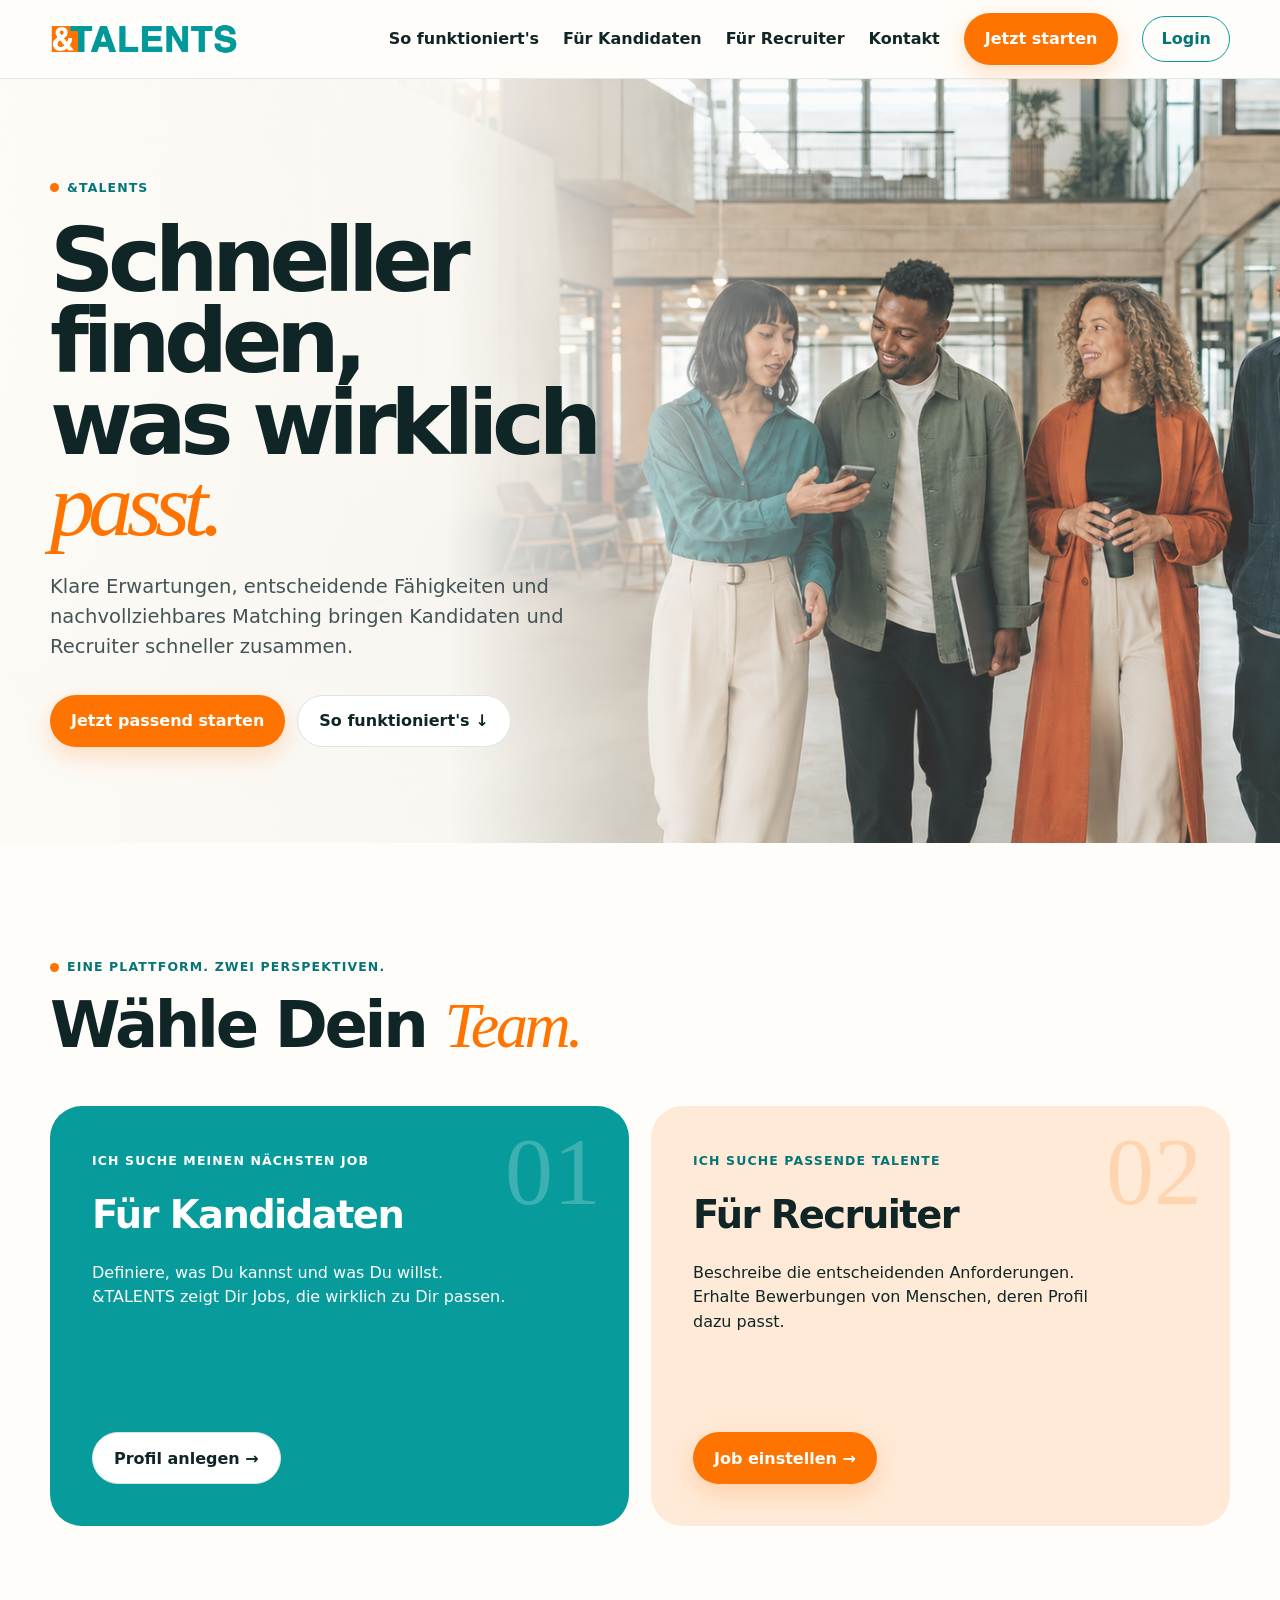
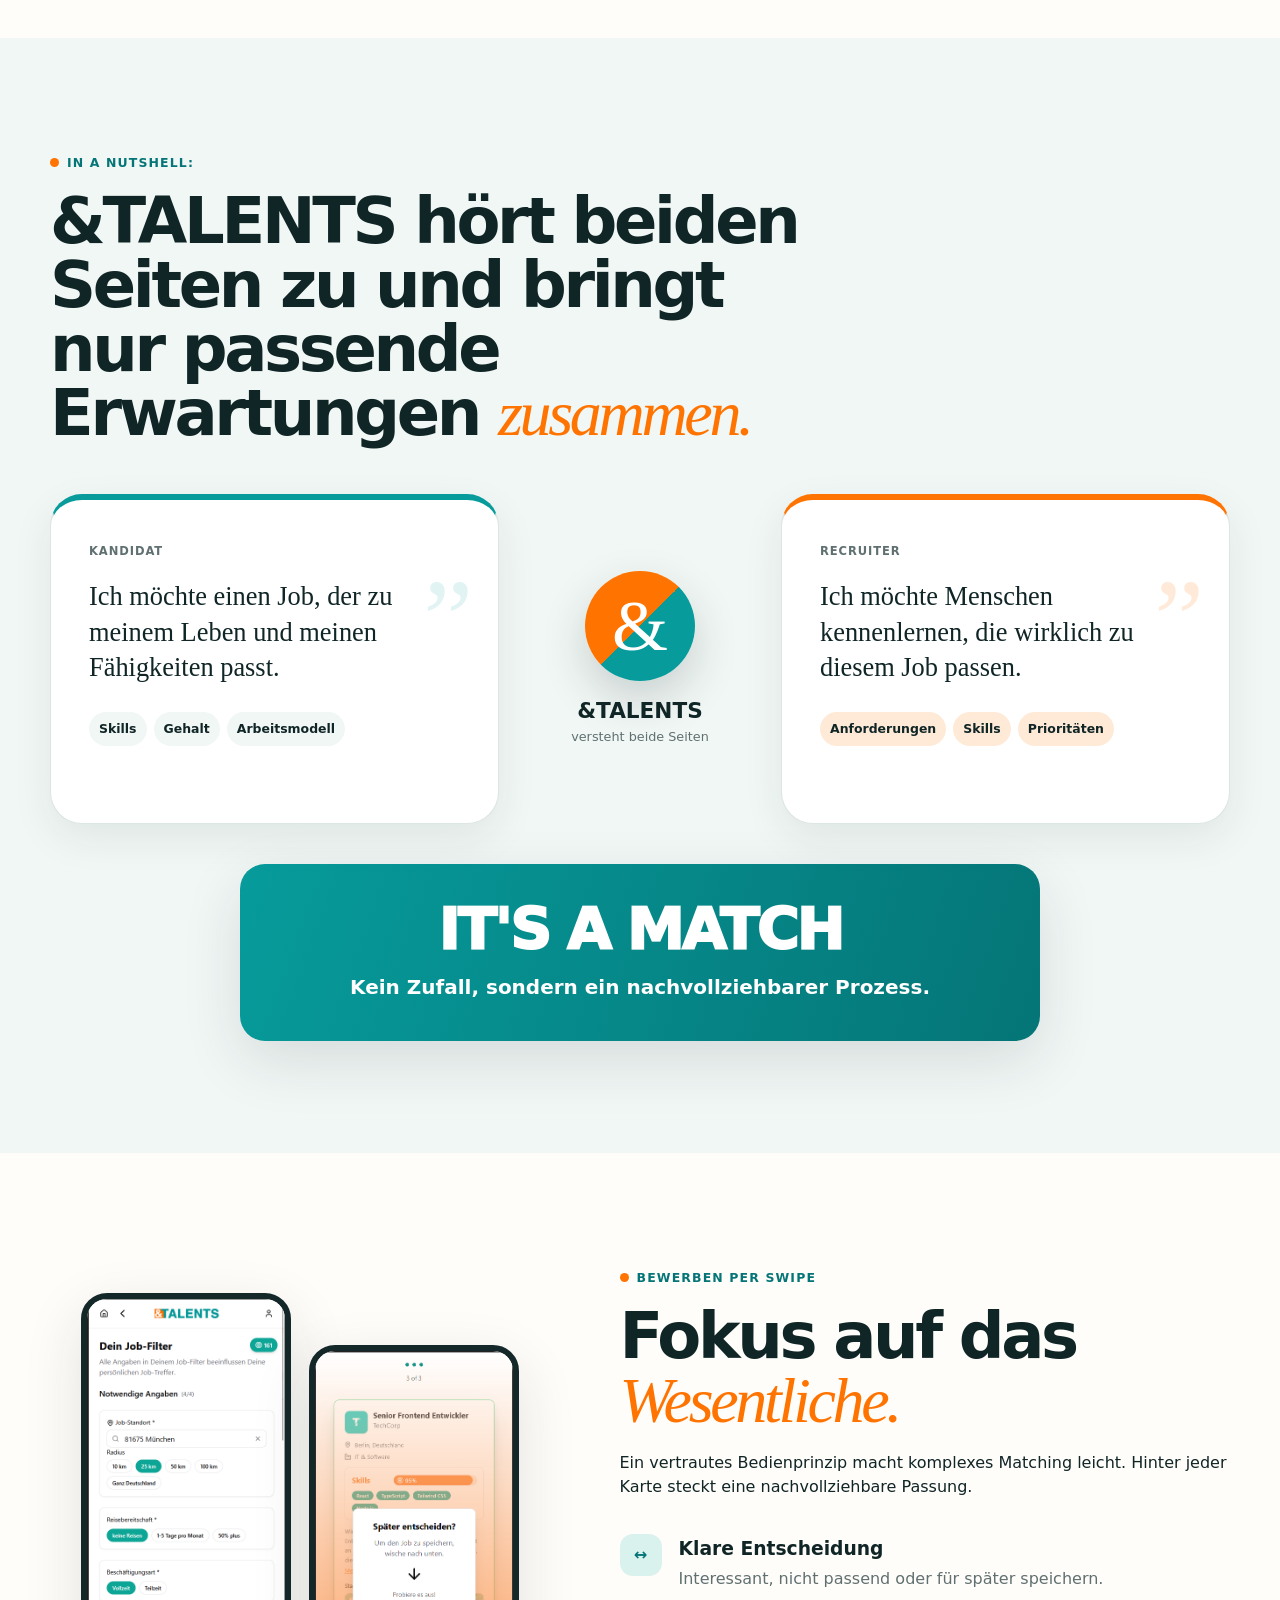
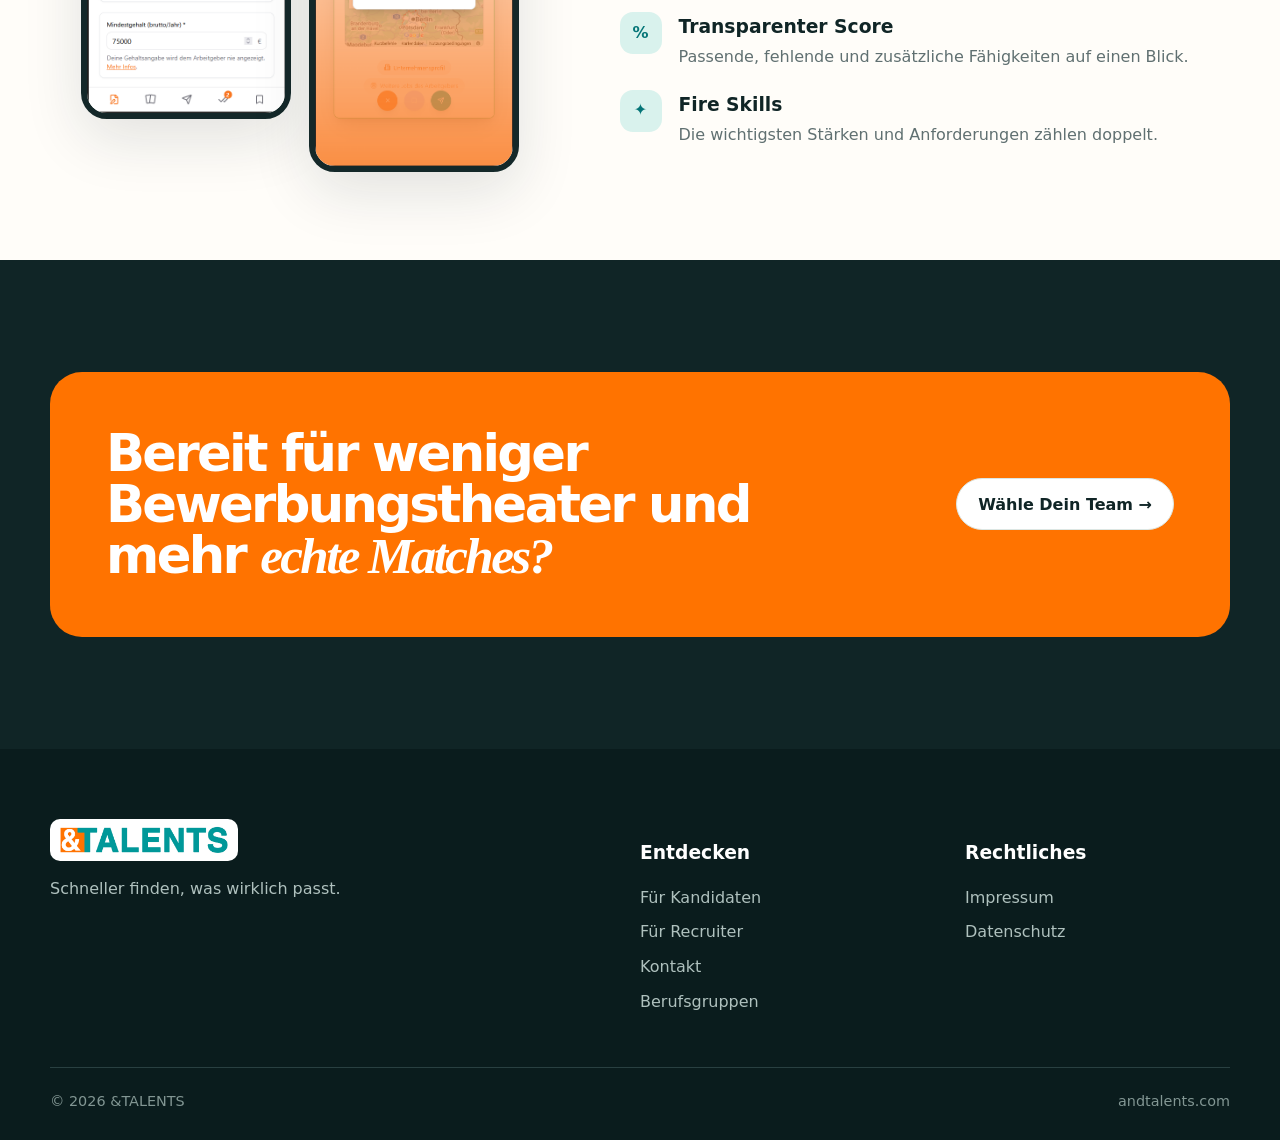
<file: index.html>
<!doctype html><html lang="de"><head><meta charset="utf-8"><meta name="viewport" content="width=device-width,initial-scale=1"><meta name="description" content="&TALENTS – Schneller finden, was wirklich passt. Strukturiertes Skill-Matching für Kandidaten und Recruiter."><title>&TALENTS – Schneller finden, was wirklich passt.</title><link rel="stylesheet" href="styles.css"></head><body><a class="skip" href="#main">Zum Inhalt</a>
<header class="nav"><div class="wrap nav-row"><a href="index.html"><img class="logo" src="assets/andtalents-logo.jpg" alt="&TALENTS"></a><button class="nav-toggle" aria-label="Menü öffnen">☰</button><nav class="nav-links"><a href="#so-gehts">So funktioniert's</a><a href="kandidaten.html">Für Kandidaten</a><a href="recruiter.html">Für Recruiter</a><a href="kontakt.html">Kontakt</a><a class="btn btn-primary" href="#start">Jetzt starten</a></nav></div></header>
<main id="main"><section class="hero"><div class="wrap"><div class="hero-copy"><span class="eyebrow"><i class="dot"></i>&TALENTS</span><h1>Schneller finden,<br>was wirklich <span class="accent">passt.</span></h1><p>Klare Erwartungen, entscheidende Fähigkeiten und nachvollziehbares Matching bringen Kandidaten und Recruiter schneller zusammen.</p><div class="hero-actions"><a class="btn btn-primary" href="#start">Jetzt passend starten</a><a class="btn btn-ghost" href="#so-gehts">So funktioniert's ↓</a></div></div></div></section>
<section class="section" id="start"><div class="wrap"><div class="section-head reveal"><span class="eyebrow"><i class="dot"></i>Eine Plattform. Zwei Perspektiven.</span><h2>Wähle Dein <span class="accent">Team.</span></h2></div><div class="switch-grid"><a class="choice choice-candidate reveal" href="https://andtalents.comagno.com/"><span class="choice-num">01</span><div><span class="eyebrow" style="color:#fff">Ich suche meinen nächsten Job</span><h3>Für Kandidaten</h3><p>Definiere, was Du kannst und was Du willst. &TALENTS zeigt Dir Jobs, die wirklich zu Dir passen.</p></div><span class="btn btn-ghost">Profil anlegen →</span></a><a class="choice choice-recruiter reveal" href="https://andtalents.comagno.com/recruiter"><span class="choice-num">02</span><div><span class="eyebrow">Ich suche passende Talente</span><h3>Für Recruiter</h3><p>Beschreibe die entscheidenden Anforderungen. Erhalte Bewerbungen von Menschen, deren Profil dazu passt.</p></div><span class="btn btn-primary">Job einstellen →</span></a></div></div></section>
<section class="section section-soft" id="so-gehts"><div class="wrap"><div class="section-head reveal"><span class="eyebrow"><i class="dot"></i>In a nutshell:</span><h2>&TALENTS hört beiden Seiten zu und bringt nur passende Erwartungen <span class="accent">zusammen.</span></h2></div><div class="mediator reveal"><article class="voice candidate-voice"><span class="quote">„</span><small>Kandidat</small><h3>Ich möchte einen Job, der zu meinem Leben und meinen Fähigkeiten passt.</h3><div class="voice-tags"><b>Skills</b><b>Gehalt</b><b>Arbeitsmodell</b></div></article><div class="mediator-person"><div class="mediator-mark">&</div><strong>&TALENTS</strong><span>versteht beide Seiten</span></div><article class="voice recruiter-voice"><span class="quote">„</span><small>Recruiter</small><h3>Ich möchte Menschen kennenlernen, die wirklich zu diesem Job passen.</h3><div class="voice-tags"><b>Anforderungen</b><b>Skills</b><b>Prioritäten</b></div></article></div><div class="mediator-result reveal"><span>IT'S A MATCH</span><strong>Kein Zufall, sondern ein nachvollziehbarer Prozess.</strong></div></div></section>
<section class="section"><div class="wrap product-showcase"><div class="phones reveal"><img class="phone" src="assets/app-filter.png" alt="Job-Filter im &TALENTS MVP"><img class="phone" src="assets/app-swipe.png" alt="Swipe-Ansicht im &TALENTS MVP"></div><div class="reveal"><span class="eyebrow"><i class="dot"></i>Bewerben per Swipe</span><h2>Fokus auf das <span class="accent">Wesentliche.</span></h2><p>Ein vertrautes Bedienprinzip macht komplexes Matching leicht. Hinter jeder Karte steckt eine nachvollziehbare Passung.</p><div class="feature-list"><div class="feature"><span class="feature-icon">↔</span><div><h3>Klare Entscheidung</h3><p>Interessant, nicht passend oder für später speichern.</p></div></div><div class="feature"><span class="feature-icon">%</span><div><h3>Transparenter Score</h3><p>Passende, fehlende und zusätzliche Fähigkeiten auf einen Blick.</p></div></div><div class="feature"><span class="feature-icon">✦</span><div><h3>Fire Skills</h3><p>Die wichtigsten Stärken und Anforderungen zählen doppelt.</p></div></div></div></div></div></section>
<section class="section section-dark"><div class="wrap"><div class="quote-band reveal"><h2>Bereit für weniger Bewerbungstheater und mehr <span style="font-family:Georgia,serif;font-style:italic">echte Matches?</span></h2><a class="btn btn-ghost" href="#start">Wähle Dein Team →</a></div></div></section></main>
<footer class="footer"><div class="wrap"><div class="footer-grid"><div><img class="logo" src="assets/andtalents-logo.jpg" alt="&TALENTS"><p>Schneller finden, was wirklich passt.</p></div><div><h3>Entdecken</h3><div class="footer-links"><a href="kandidaten.html">Für Kandidaten</a><a href="recruiter.html">Für Recruiter</a><a href="kontakt.html">Kontakt</a></div></div><div><h3>Rechtliches</h3><div class="footer-links"><a href="impressum.html">Impressum</a><a href="datenschutz.html">Datenschutz</a></div></div></div><div class="footer-bottom"><span>© 2026 &TALENTS</span><span>andtalents.com</span></div></div></footer><script src="script.js"></script></body></html>
</file>
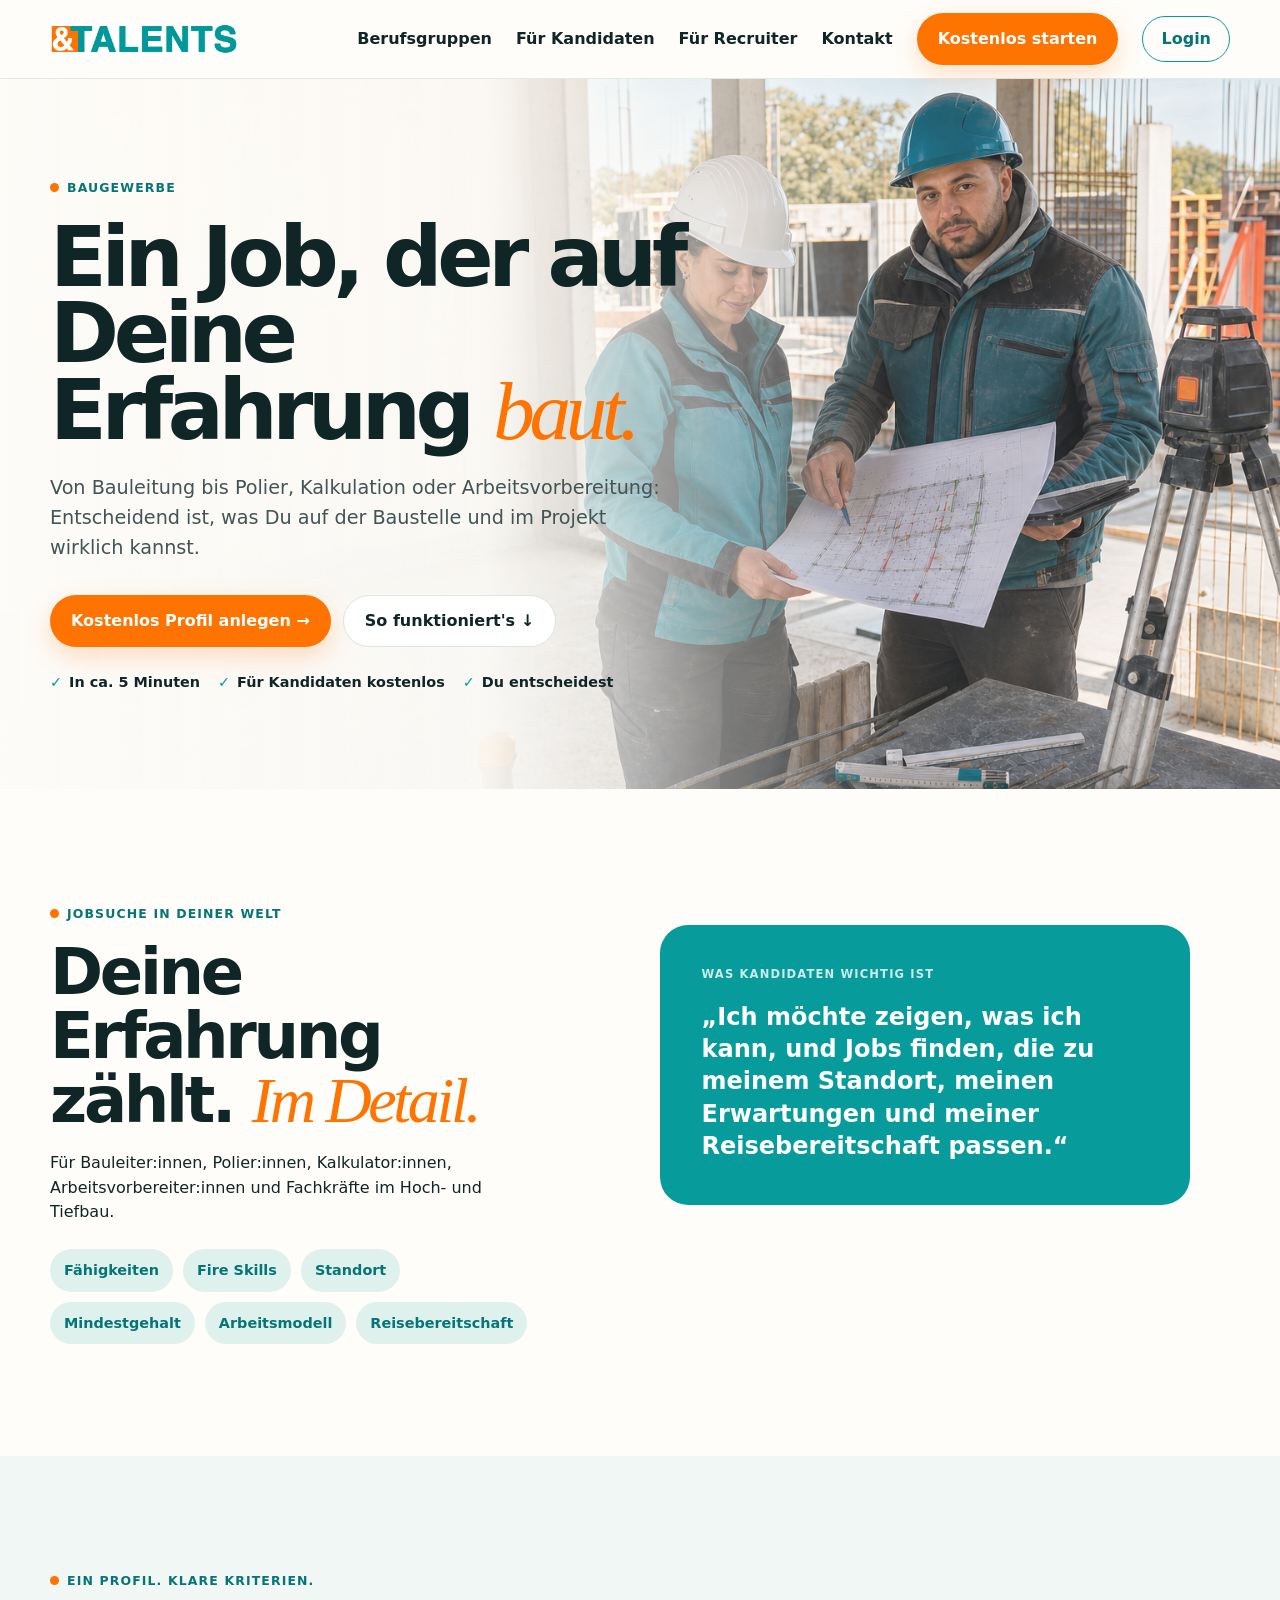
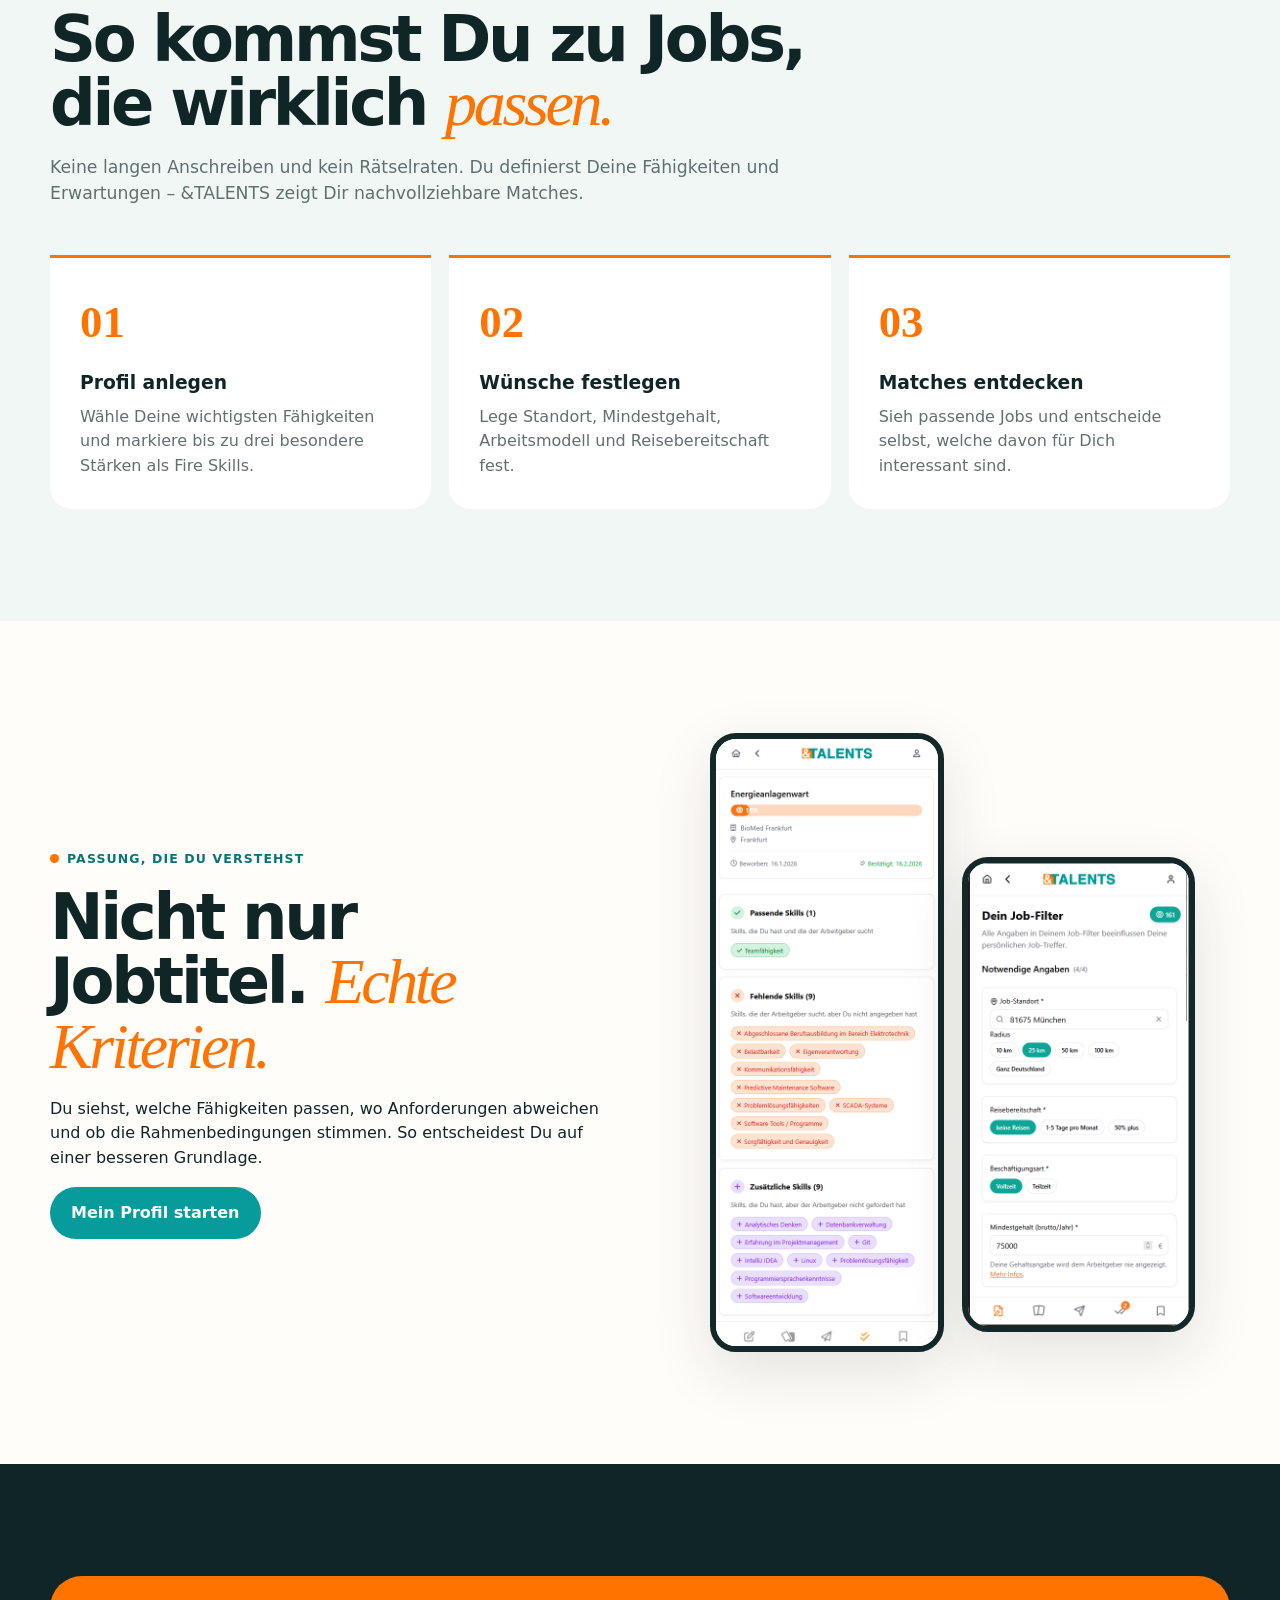
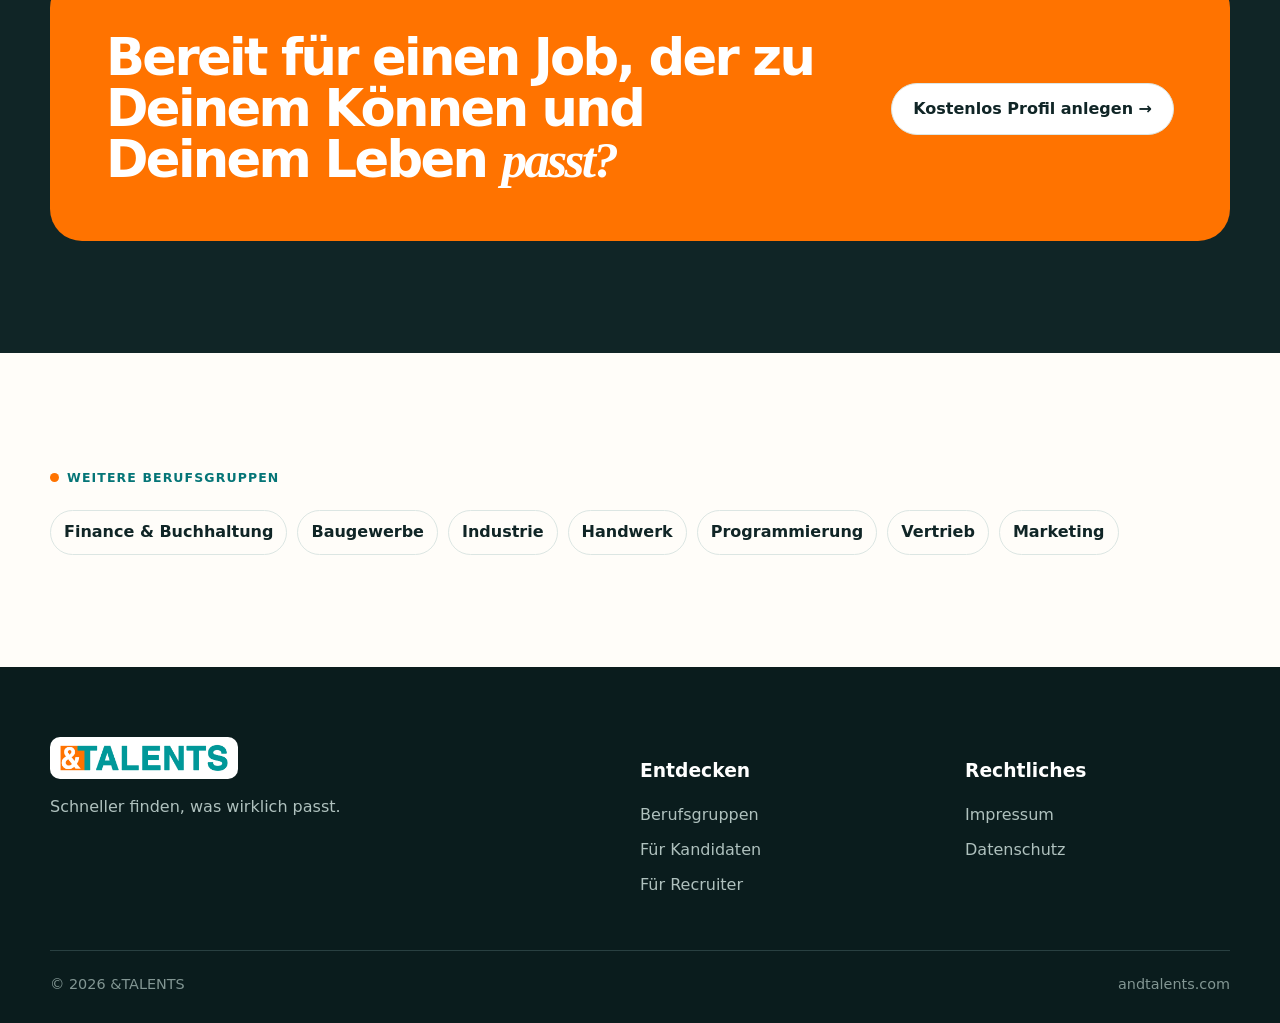
<file: baugewerbe.html>
<!doctype html><html lang="de"><head><meta charset="utf-8"><meta name="viewport" content="width=device-width,initial-scale=1"><meta name="description" content="Passende Jobs mit &TALENTS finden."><title>&TALENTS</title><link rel="stylesheet" href="styles.css"><link rel="stylesheet" href="berufsgruppen.css"></head><body><a class="skip" href="#main">Zum Inhalt</a>
<header class="nav"><div class="wrap nav-row"><a href="index.html"><img class="logo" src="assets/andtalents-logo.jpg" alt="&TALENTS"></a><button class="nav-toggle" aria-label="Menü öffnen">☰</button><nav class="nav-links"><a href="berufsgruppen.html">Berufsgruppen</a><a href="kandidaten.html">Für Kandidaten</a><a href="recruiter.html">Für Recruiter</a><a href="kontakt.html">Kontakt</a><a class="btn btn-primary" data-signup>Kostenlos starten</a></nav></div></header>
<main id="main"><section class="profession-hero"><div class="wrap"><div class="hero-copy"><span class="eyebrow"><i class="dot"></i><span data-label></span> · kostenlos</span><h1 data-title></h1><p data-lead></p><div class="hero-actions"><a class="btn btn-primary" data-signup>Kostenlos Profil anlegen →</a><a class="btn btn-ghost" href="#so-gehts">So funktioniert's ↓</a></div><div class="profession-proof"><span>In ca. 5 Minuten</span><span>Für Kandidaten kostenlos</span><span>Du entscheidest</span></div></div></div></section>
<section class="section"><div class="wrap profession-intro"><div><span class="eyebrow"><i class="dot"></i>Jobsuche in Deiner Welt</span><h2>Deine Erfahrung zählt. <span class="accent">Im Detail.</span></h2><p data-audience></p><div class="criteria" data-criteria></div></div><blockquote class="profession-quote"><small>Was Kandidaten wichtig ist</small>„<span data-quote></span>“</blockquote></div></section>
<section class="section section-soft" id="so-gehts"><div class="wrap"><div class="section-head reveal"><span class="eyebrow"><i class="dot"></i>Ein Profil. Klare Kriterien.</span><h2>So kommst Du zu Jobs, die wirklich <span class="accent">passen.</span></h2><p>Keine langen Anschreiben und kein Rätselraten. Du definierst Deine Fähigkeiten und Erwartungen – &TALENTS zeigt Dir nachvollziehbare Matches.</p></div><div class="steps" data-steps></div></div></section>
<section class="section"><div class="wrap two-col"><div><span class="eyebrow"><i class="dot"></i>Passung, die Du verstehst</span><h2>Nicht nur Jobtitel. <span class="accent">Echte Kriterien.</span></h2><p>Du siehst, welche Fähigkeiten passen, wo Anforderungen abweichen und ob die Rahmenbedingungen stimmen. So entscheidest Du auf einer besseren Grundlage.</p><a class="btn btn-secondary" data-signup>Mein Profil starten</a></div><div class="phones reveal"><img class="phone" src="assets/app-match.png" alt="Skill-Matching in &TALENTS"><img class="phone" src="assets/app-filter.png" alt="Persönlicher Job-Filter"></div></div></section>
<section class="section section-dark"><div class="wrap"><div class="quote-band reveal"><h2>Bereit für einen Job, der zu Deinem Können und Deinem Leben <span style="font-family:Georgia,serif;font-style:italic">passt?</span></h2><a class="btn btn-ghost" data-signup>Kostenlos Profil anlegen →</a></div></div></section>
<section class="section"><div class="wrap"><span class="eyebrow"><i class="dot"></i>Weitere Berufsgruppen</span><div class="crosslinks" style="margin-top:20px"><a href="finance-buchhaltung.html">Finance & Buchhaltung</a><a href="baugewerbe.html">Baugewerbe</a><a href="industrie.html">Industrie</a><a href="handwerk.html">Handwerk</a><a href="programmierung.html">Programmierung</a><a href="vertrieb.html">Vertrieb</a><a href="marketing.html">Marketing</a></div></div></section></main>
<footer class="footer"><div class="wrap"><div class="footer-grid"><div><img class="logo" src="assets/andtalents-logo.jpg" alt="&TALENTS"><p>Schneller finden, was wirklich passt.</p></div><div><h3>Entdecken</h3><div class="footer-links"><a href="berufsgruppen.html">Berufsgruppen</a><a href="kandidaten.html">Für Kandidaten</a><a href="recruiter.html">Für Recruiter</a></div></div><div><h3>Rechtliches</h3><div class="footer-links"><a href="impressum.html">Impressum</a><a href="datenschutz.html">Datenschutz</a></div></div></div><div class="footer-bottom"><span>© 2026 &TALENTS</span><span>andtalents.com</span></div></div></footer><script src="beruf-template.js"></script><script src="script.js"></script></body></html>
</file>
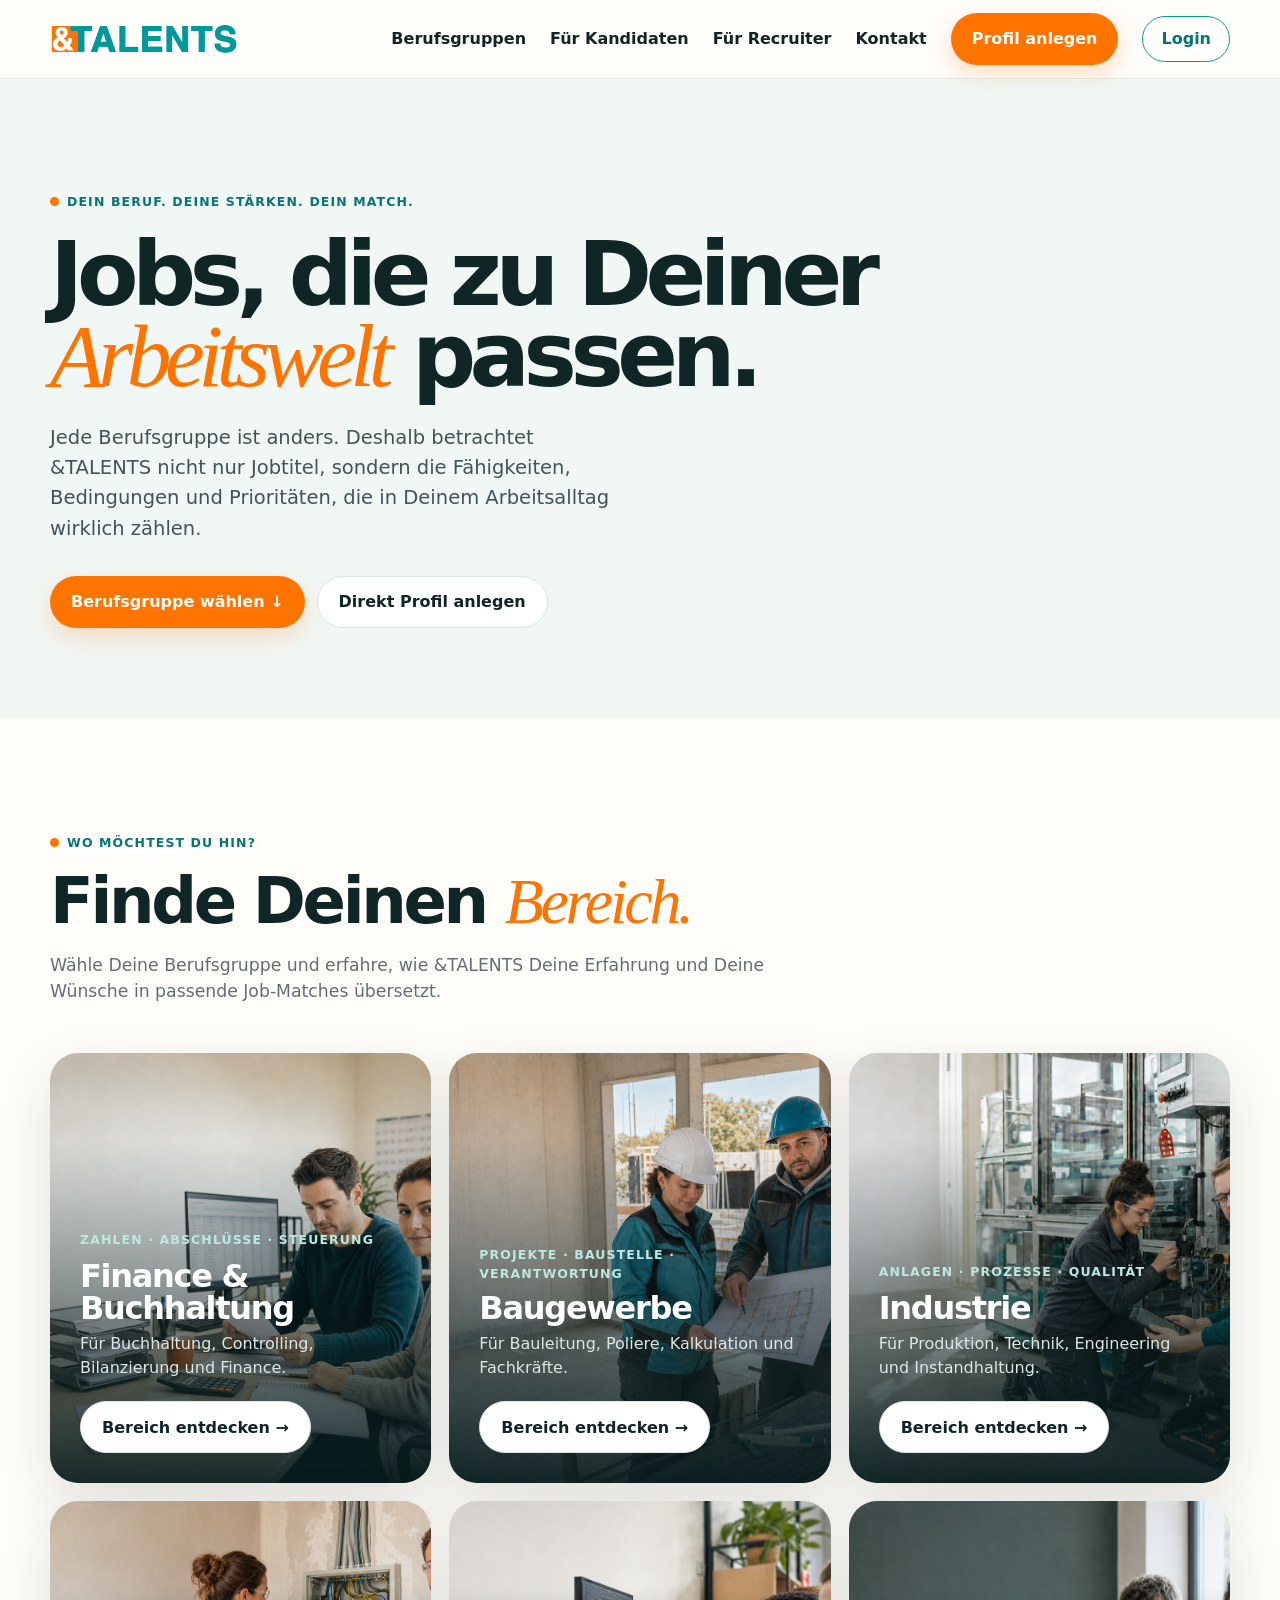
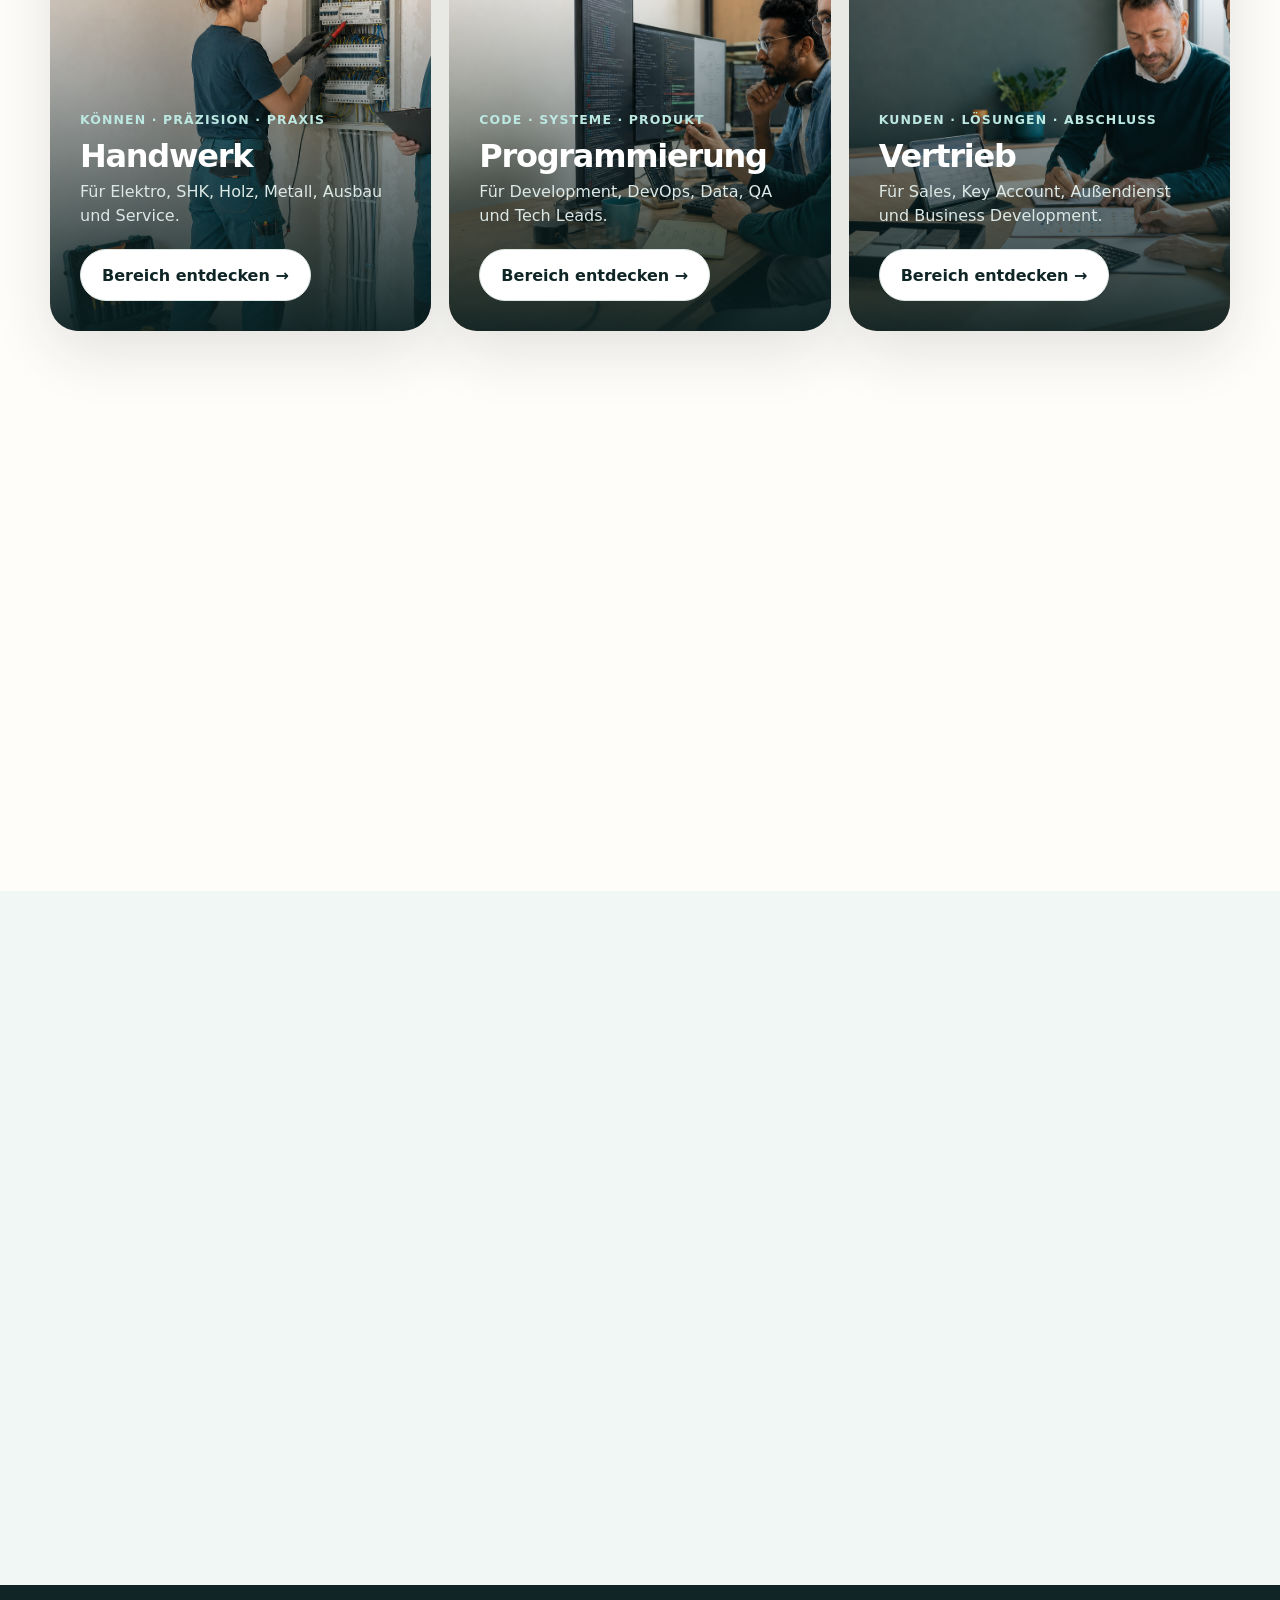
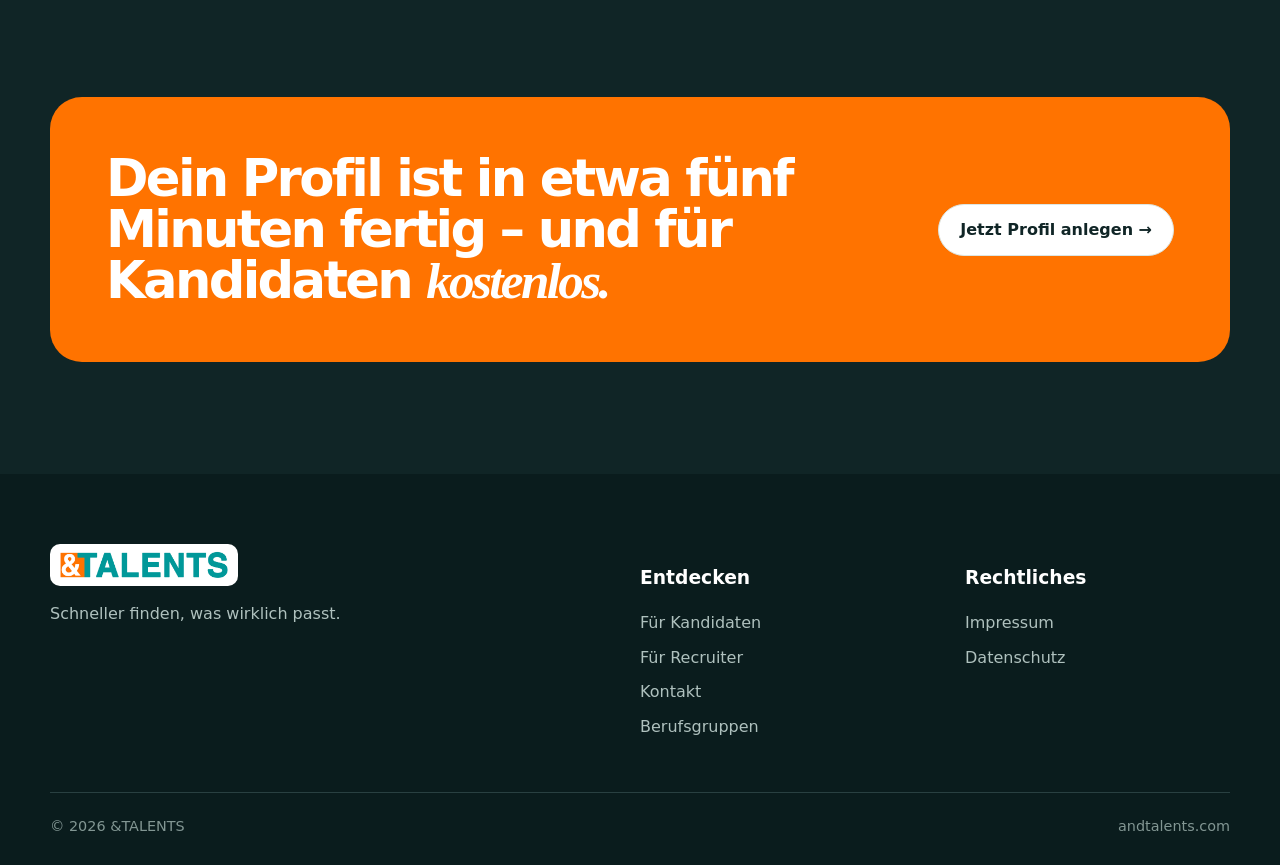
<file: berufsgruppen.html>
<!doctype html><html lang="de"><head><meta charset="utf-8"><meta name="viewport" content="width=device-width,initial-scale=1"><meta name="description" content="Entdecke passende Jobs für Deine Berufsgruppe mit &TALENTS."><title>Jobs für Deine Berufsgruppe | &TALENTS</title><link rel="stylesheet" href="styles.css"><link rel="stylesheet" href="berufsgruppen.css"></head><body><a class="skip" href="#main">Zum Inhalt</a>
<header class="nav"><div class="wrap nav-row"><a href="index.html"><img class="logo" src="assets/andtalents-logo.jpg" alt="&TALENTS"></a><button class="nav-toggle" aria-label="Menü öffnen">☰</button><nav class="nav-links"><a href="berufsgruppen.html" aria-current="page">Berufsgruppen</a><a href="kandidaten.html">Für Kandidaten</a><a href="recruiter.html">Für Recruiter</a><a href="kontakt.html">Kontakt</a><a class="btn btn-primary" href="https://andtalents.comagno.com/">Profil anlegen</a></nav></div></header>
<main id="main"><section class="page-hero"><div class="wrap"><span class="eyebrow"><i class="dot"></i>Dein Beruf. Deine Stärken. Dein Match.</span><h1>Jobs, die zu Deiner <span class="accent">Arbeitswelt</span> passen.</h1><p>Jede Berufsgruppe ist anders. Deshalb betrachtet &TALENTS nicht nur Jobtitel, sondern die Fähigkeiten, Bedingungen und Prioritäten, die in Deinem Arbeitsalltag wirklich zählen.</p><div class="hero-actions"><a class="btn btn-primary" href="#berufe">Berufsgruppe wählen ↓</a><a class="btn btn-ghost" href="https://andtalents.comagno.com/">Direkt Profil anlegen</a></div></div></section>
<section class="section" id="berufe"><div class="wrap"><div class="section-head reveal"><span class="eyebrow"><i class="dot"></i>Wo möchtest Du hin?</span><h2>Finde Deinen <span class="accent">Bereich.</span></h2><p>Wähle Deine Berufsgruppe und erfahre, wie &TALENTS Deine Erfahrung und Deine Wünsche in passende Job-Matches übersetzt.</p></div><div class="profession-grid">
<a class="profession-card reveal" href="finance-buchhaltung.html" style="background-image:url('assets/beruf-finance.png')"><div class="profession-card-content"><span class="eyebrow">Zahlen · Abschlüsse · Steuerung</span><h2>Finance & Buchhaltung</h2><p>Für Buchhaltung, Controlling, Bilanzierung und Finance.</p><span class="btn btn-ghost">Bereich entdecken →</span></div></a>
<a class="profession-card reveal" href="baugewerbe.html" style="background-image:url('assets/beruf-bau.png')"><div class="profession-card-content"><span class="eyebrow">Projekte · Baustelle · Verantwortung</span><h2>Baugewerbe</h2><p>Für Bauleitung, Poliere, Kalkulation und Fachkräfte.</p><span class="btn btn-ghost">Bereich entdecken →</span></div></a>
<a class="profession-card reveal" href="industrie.html" style="background-image:url('assets/beruf-industrie.png')"><div class="profession-card-content"><span class="eyebrow">Anlagen · Prozesse · Qualität</span><h2>Industrie</h2><p>Für Produktion, Technik, Engineering und Instandhaltung.</p><span class="btn btn-ghost">Bereich entdecken →</span></div></a>
<a class="profession-card reveal" href="handwerk.html" style="background-image:url('assets/beruf-handwerk.png')"><div class="profession-card-content"><span class="eyebrow">Können · Präzision · Praxis</span><h2>Handwerk</h2><p>Für Elektro, SHK, Holz, Metall, Ausbau und Service.</p><span class="btn btn-ghost">Bereich entdecken →</span></div></a>
<a class="profession-card reveal" href="programmierung.html" style="background-image:url('assets/beruf-programmierung.png')"><div class="profession-card-content"><span class="eyebrow">Code · Systeme · Produkt</span><h2>Programmierung</h2><p>Für Development, DevOps, Data, QA und Tech Leads.</p><span class="btn btn-ghost">Bereich entdecken →</span></div></a>
<a class="profession-card reveal" href="vertrieb.html" style="background-image:url('assets/beruf-vertrieb.png')"><div class="profession-card-content"><span class="eyebrow">Kunden · Lösungen · Abschluss</span><h2>Vertrieb</h2><p>Für Sales, Key Account, Außendienst und Business Development.</p><span class="btn btn-ghost">Bereich entdecken →</span></div></a>
<a class="profession-card reveal" href="marketing.html" style="background-image:url('assets/beruf-marketing.png')"><div class="profession-card-content"><span class="eyebrow">Kanäle · Ideen · Wirkung</span><h2>Marketing</h2><p>Für Performance, Content, Brand, CRM und Marketing Leads.</p><span class="btn btn-ghost">Bereich entdecken →</span></div></a>
</div></div></section>
<section class="section section-soft"><div class="wrap"><div class="section-head reveal"><span class="eyebrow"><i class="dot"></i>Ein Prinzip für alle</span><h2>Deine Kriterien kommen <span class="accent">zuerst.</span></h2></div><div class="steps"><article class="mini-step reveal"><b>01</b><h3>Zeig, was Du kannst</h3><p>Wähle Deine wichtigsten Skills und besonderen Stärken.</p></article><article class="mini-step reveal"><b>02</b><h3>Sag, was Du brauchst</h3><p>Definiere Gehalt, Standort, Arbeitsmodell und weitere Muss-Kriterien.</p></article><article class="mini-step reveal"><b>03</b><h3>Entdecke echte Matches</h3><p>Sieh nachvollziehbar, welche Jobs fachlich und persönlich passen.</p></article></div></div></section>
<section class="section section-dark"><div class="wrap"><div class="quote-band reveal"><h2>Dein Profil ist in etwa fünf Minuten fertig – und für Kandidaten <span style="font-family:Georgia,serif;font-style:italic">kostenlos.</span></h2><a class="btn btn-ghost" href="https://andtalents.comagno.com/">Jetzt Profil anlegen →</a></div></div></section></main>
<footer class="footer"><div class="wrap"><div class="footer-grid"><div><img class="logo" src="assets/andtalents-logo.jpg" alt="&TALENTS"><p>Schneller finden, was wirklich passt.</p></div><div><h3>Entdecken</h3><div class="footer-links"><a href="kandidaten.html">Für Kandidaten</a><a href="recruiter.html">Für Recruiter</a><a href="kontakt.html">Kontakt</a></div></div><div><h3>Rechtliches</h3><div class="footer-links"><a href="impressum.html">Impressum</a><a href="datenschutz.html">Datenschutz</a></div></div></div><div class="footer-bottom"><span>© 2026 &TALENTS</span><span>andtalents.com</span></div></div></footer><script src="script.js"></script></body></html>
</file>
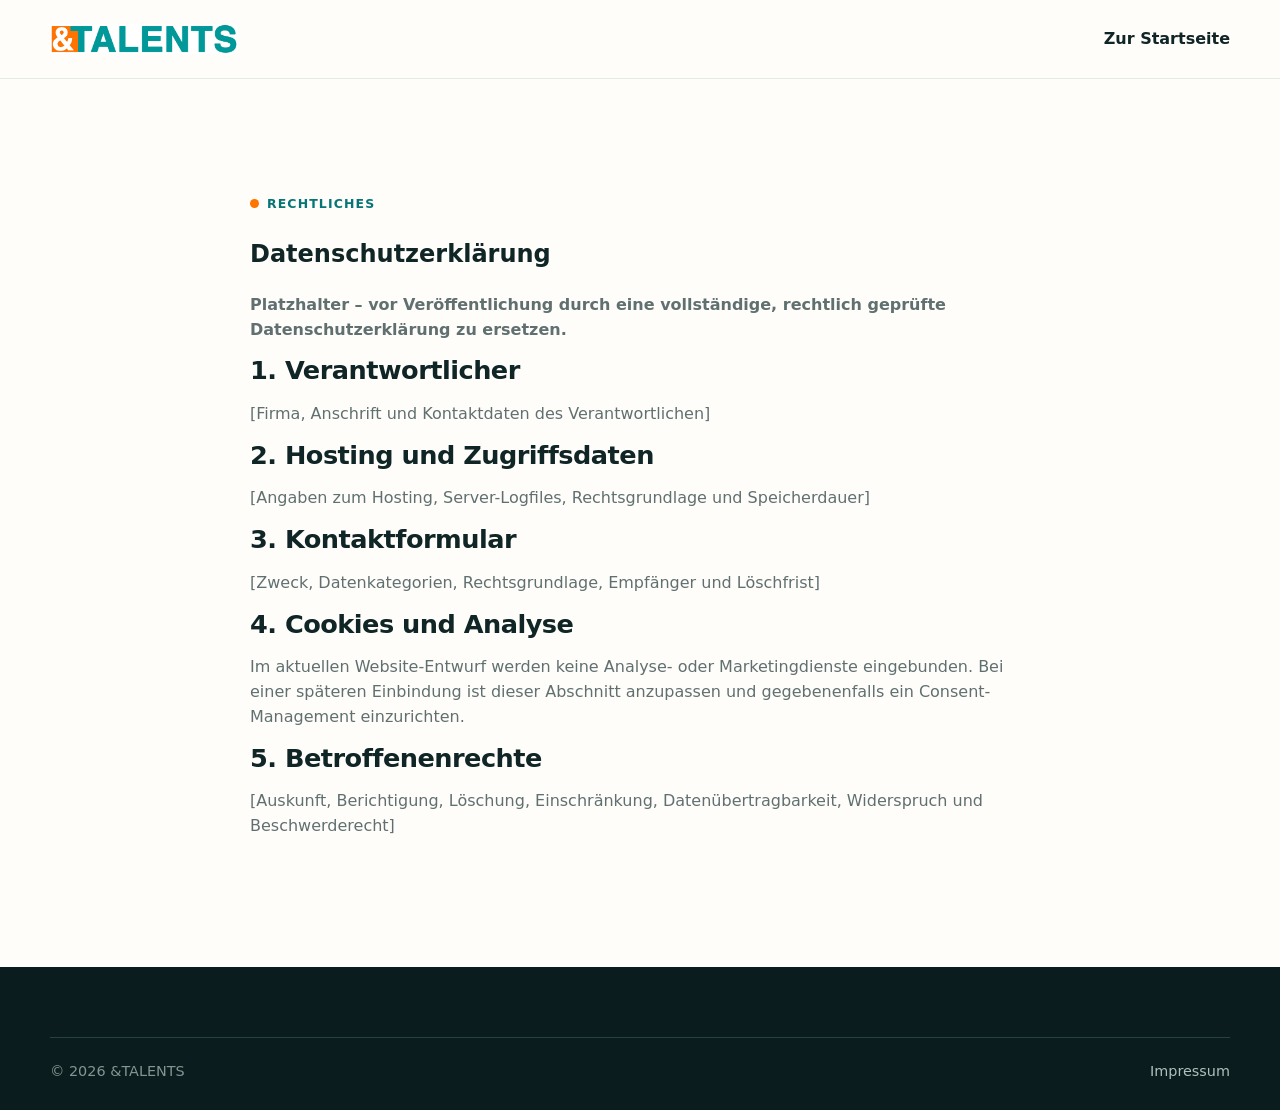
<file: datenschutz.html>
<!doctype html><html lang="de"><head><meta charset="utf-8"><meta name="viewport" content="width=device-width,initial-scale=1"><title>Datenschutz | &TALENTS</title><link rel="stylesheet" href="styles.css"></head><body><header class="nav"><div class="wrap nav-row"><a href="index.html"><img class="logo" src="assets/andtalents-logo.jpg" alt="&TALENTS"></a><nav class="nav-links" style="display:flex"><a href="index.html">Zur Startseite</a></nav></div></header><main><section class="section"><div class="wrap legal"><span class="eyebrow"><i class="dot"></i>Rechtliches</span><h1>Datenschutzerklärung</h1><p><strong>Platzhalter – vor Veröffentlichung durch eine vollständige, rechtlich geprüfte Datenschutzerklärung zu ersetzen.</strong></p><h2>1. Verantwortlicher</h2><p>[Firma, Anschrift und Kontaktdaten des Verantwortlichen]</p><h2>2. Hosting und Zugriffsdaten</h2><p>[Angaben zum Hosting, Server-Logfiles, Rechtsgrundlage und Speicherdauer]</p><h2>3. Kontaktformular</h2><p>[Zweck, Datenkategorien, Rechtsgrundlage, Empfänger und Löschfrist]</p><h2>4. Cookies und Analyse</h2><p>Im aktuellen Website-Entwurf werden keine Analyse- oder Marketingdienste eingebunden. Bei einer späteren Einbindung ist dieser Abschnitt anzupassen und gegebenenfalls ein Consent-Management einzurichten.</p><h2>5. Betroffenenrechte</h2><p>[Auskunft, Berichtigung, Löschung, Einschränkung, Datenübertragbarkeit, Widerspruch und Beschwerderecht]</p></div></section></main><footer class="footer"><div class="wrap"><div class="footer-bottom" style="margin-top:0"><span>© 2026 &TALENTS</span><a href="impressum.html">Impressum</a></div></div></footer></body></html>
</file>
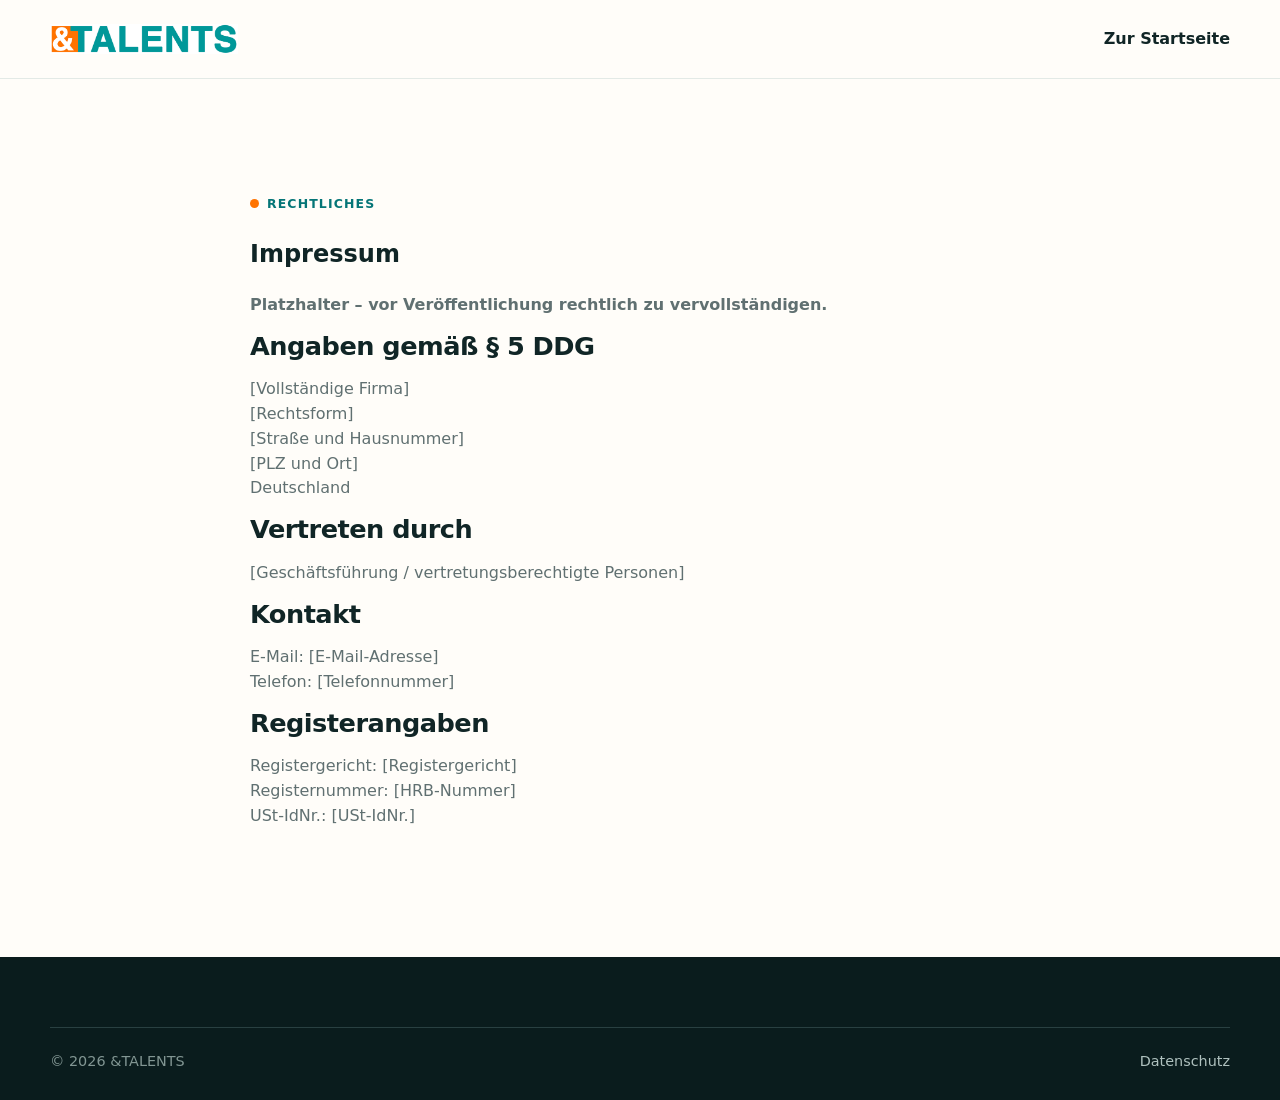
<file: impressum.html>
<!doctype html><html lang="de"><head><meta charset="utf-8"><meta name="viewport" content="width=device-width,initial-scale=1"><title>Impressum | &TALENTS</title><link rel="stylesheet" href="styles.css"></head><body><header class="nav"><div class="wrap nav-row"><a href="index.html"><img class="logo" src="assets/andtalents-logo.jpg" alt="&TALENTS"></a><nav class="nav-links" style="display:flex"><a href="index.html">Zur Startseite</a></nav></div></header><main><section class="section"><div class="wrap legal"><span class="eyebrow"><i class="dot"></i>Rechtliches</span><h1>Impressum</h1><p><strong>Platzhalter – vor Veröffentlichung rechtlich zu vervollständigen.</strong></p><h2>Angaben gemäß § 5 DDG</h2><p>[Vollständige Firma]<br>[Rechtsform]<br>[Straße und Hausnummer]<br>[PLZ und Ort]<br>Deutschland</p><h2>Vertreten durch</h2><p>[Geschäftsführung / vertretungsberechtigte Personen]</p><h2>Kontakt</h2><p>E-Mail: [E-Mail-Adresse]<br>Telefon: [Telefonnummer]</p><h2>Registerangaben</h2><p>Registergericht: [Registergericht]<br>Registernummer: [HRB-Nummer]<br>USt-IdNr.: [USt-IdNr.]</p></div></section></main><footer class="footer"><div class="wrap"><div class="footer-bottom" style="margin-top:0"><span>© 2026 &TALENTS</span><a href="datenschutz.html">Datenschutz</a></div></div></footer></body></html>
</file>
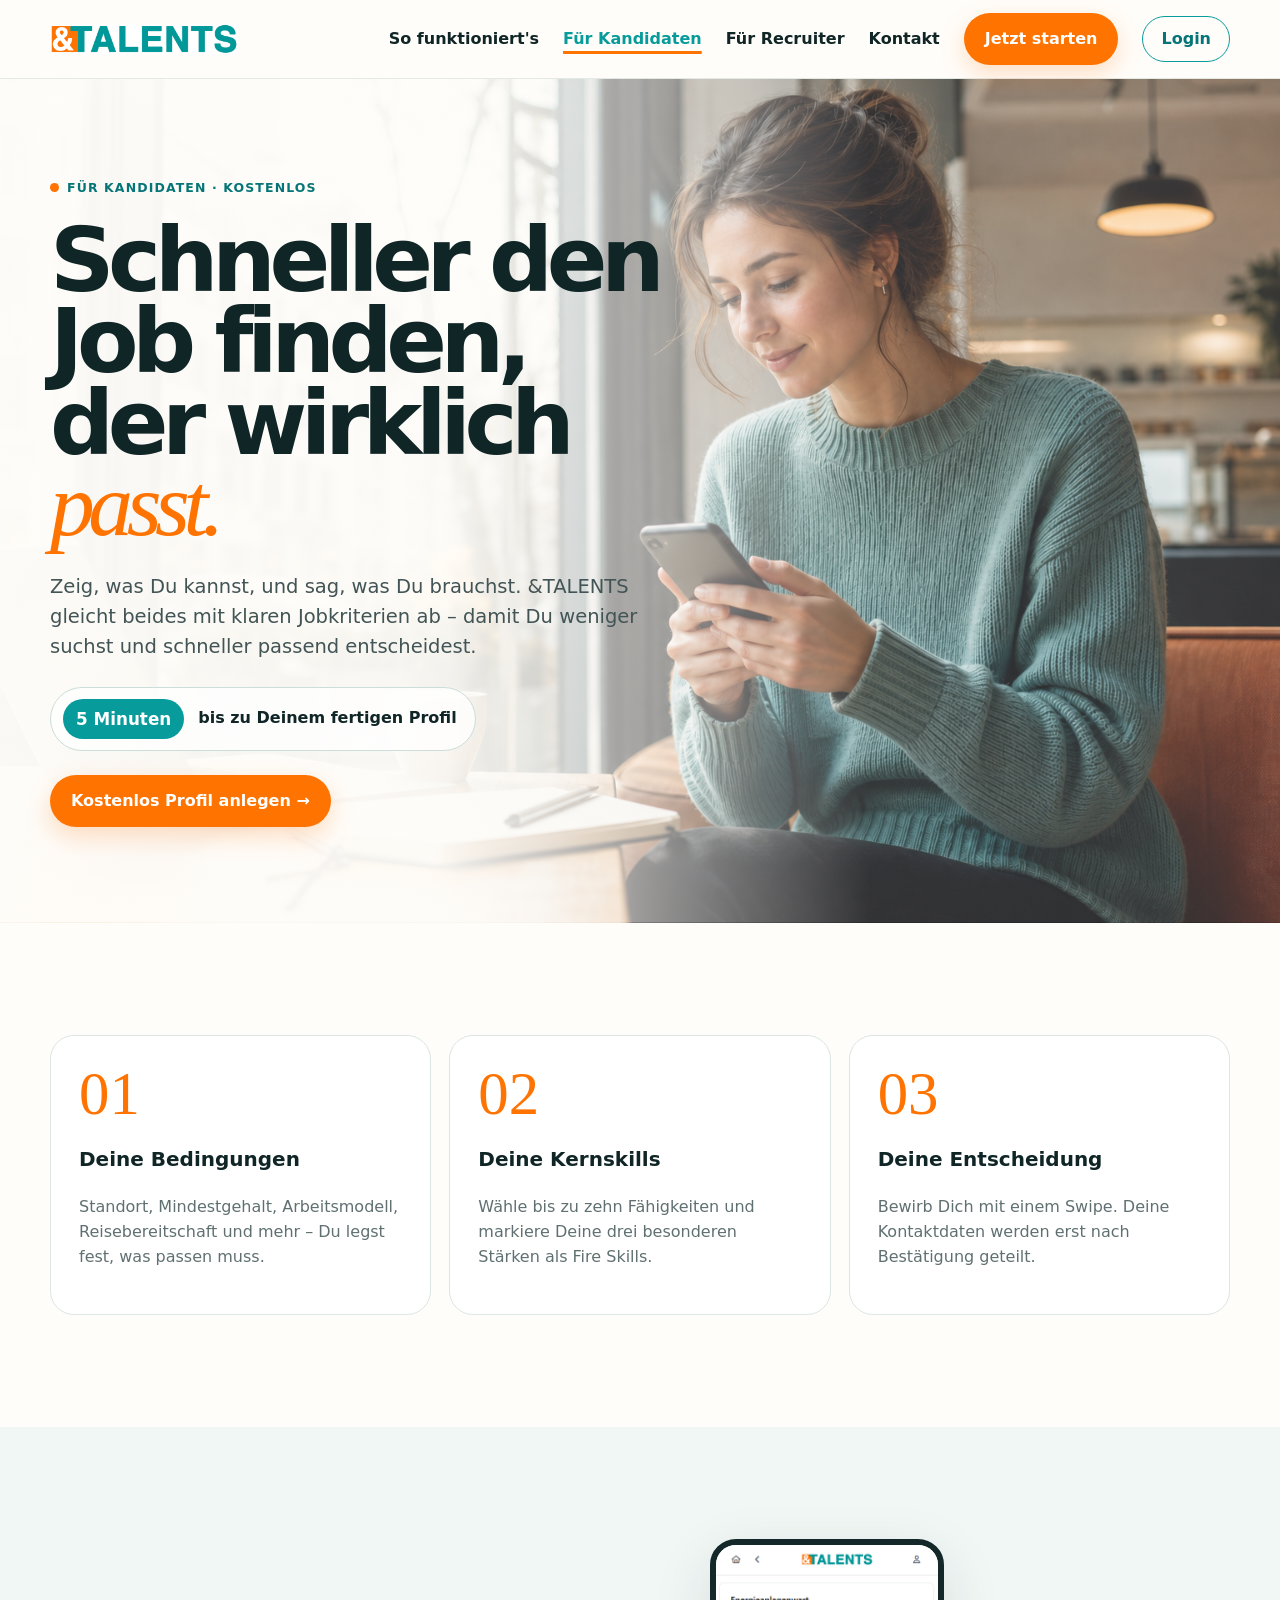
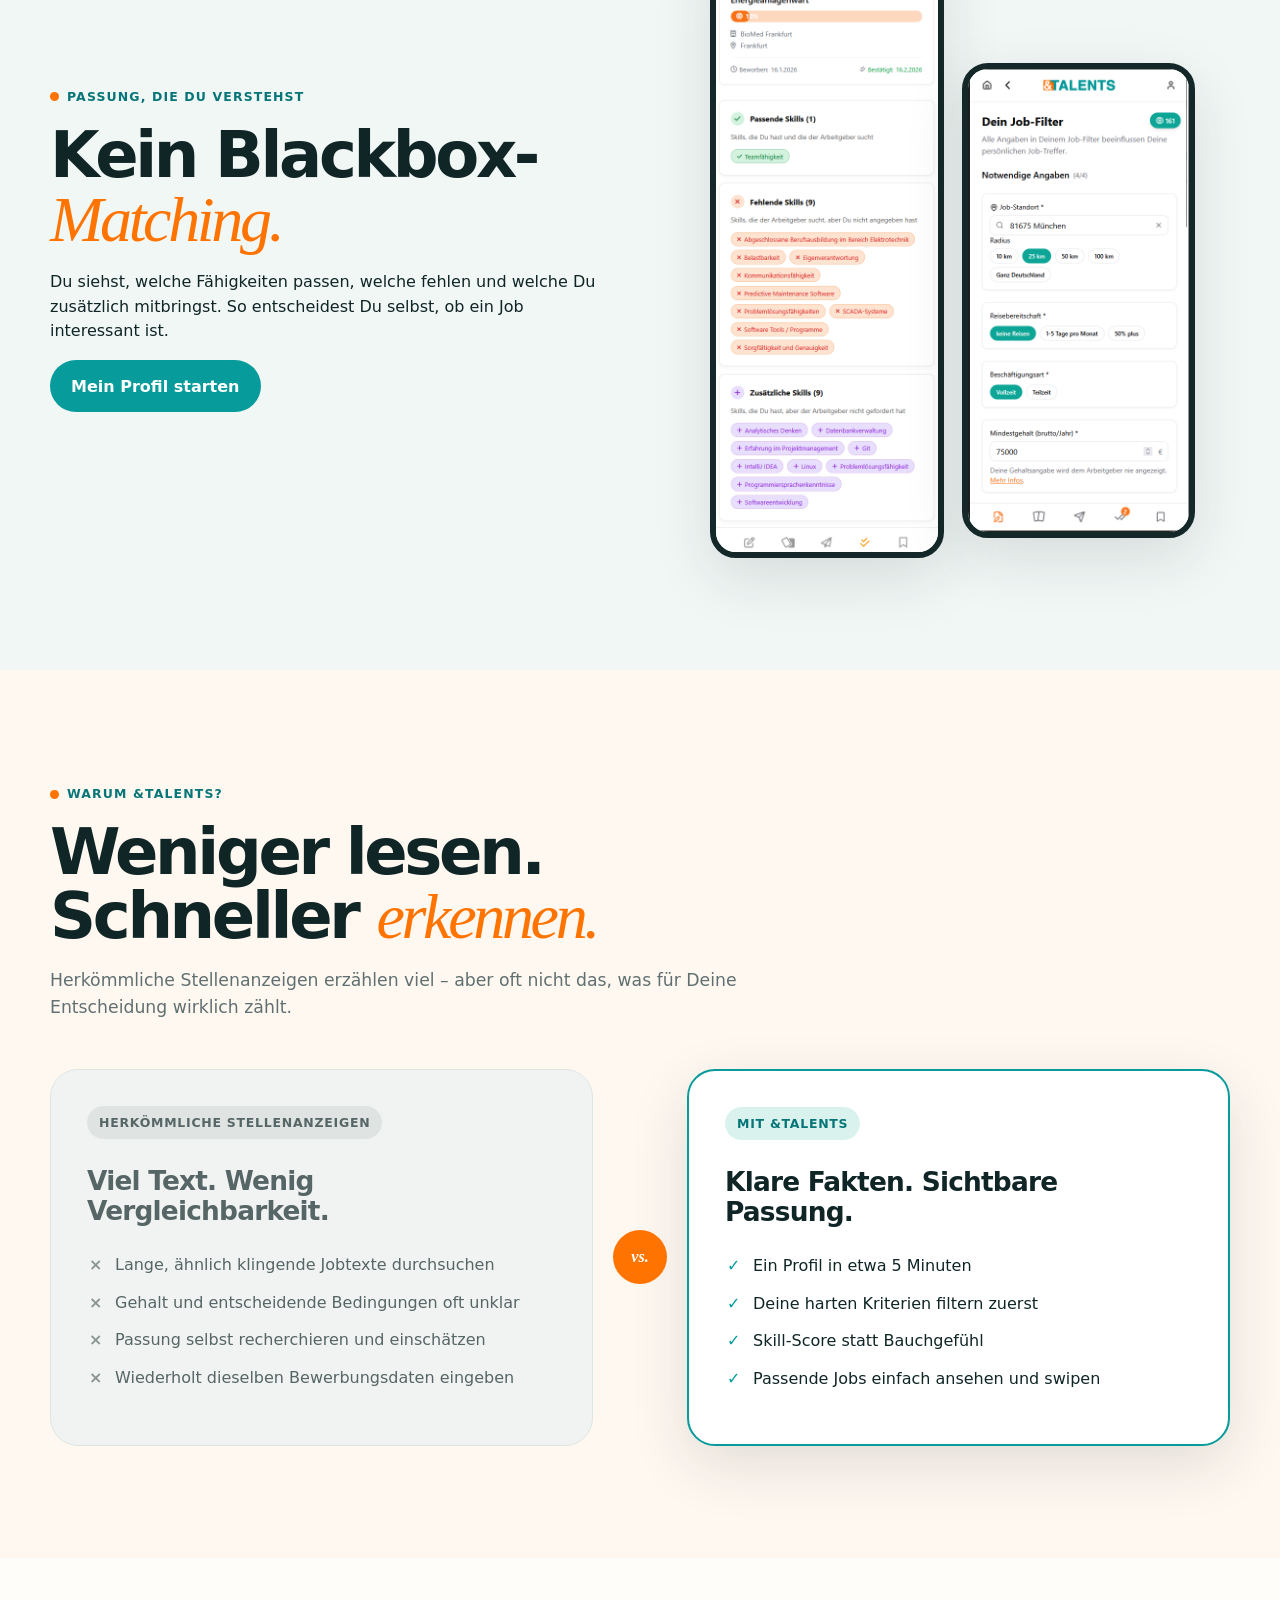
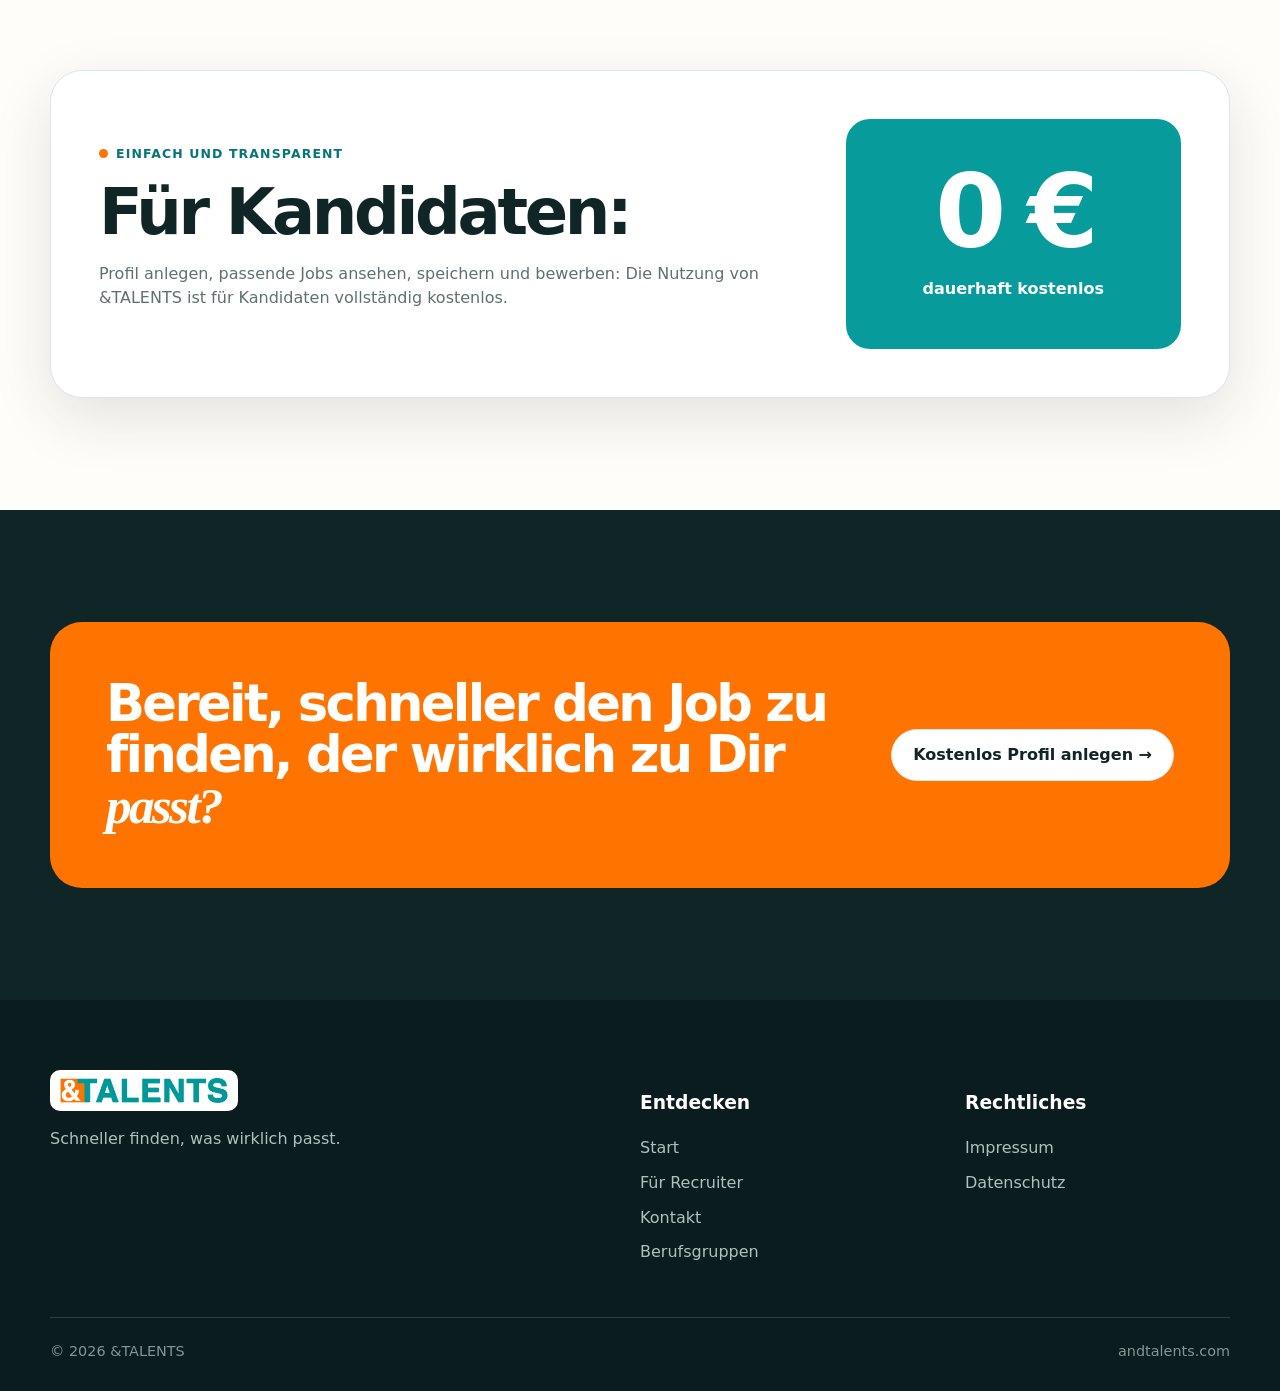
<file: kandidaten.html>
<!doctype html><html lang="de"><head><meta charset="utf-8"><meta name="viewport" content="width=device-width,initial-scale=1"><meta name="description" content="Mit &TALENTS schneller den Job finden, der wirklich zu Deinen Fähigkeiten und Erwartungen passt."><title>Schneller den passenden Job finden | &TALENTS</title><link rel="stylesheet" href="styles.css"><link rel="stylesheet" href="pricing.css"></head><body>
<header class="nav"><div class="wrap nav-row"><a href="index.html"><img class="logo" src="assets/andtalents-logo.jpg" alt="&TALENTS"></a><button class="nav-toggle" aria-label="Menü öffnen">☰</button><nav class="nav-links"><a href="index.html#so-gehts">So funktioniert's</a><a href="kandidaten.html" aria-current="page">Für Kandidaten</a><a href="recruiter.html">Für Recruiter</a><a href="kontakt.html">Kontakt</a><a class="btn btn-primary" href="index.html#start">Jetzt starten</a></nav></div></header>
<main><section class="hero hero-candidate"><div class="wrap"><div class="hero-copy"><span class="eyebrow"><i class="dot"></i>Für Kandidaten · kostenlos</span><h1>Schneller den Job finden,<br>der wirklich <span class="accent">passt.</span></h1><p>Zeig, was Du kannst, und sag, was Du brauchst. &TALENTS gleicht beides mit klaren Jobkriterien ab – damit Du weniger suchst und schneller passend entscheidest.</p><div class="time-badge"><strong>5 Minuten</strong><span>bis zu Deinem fertigen Profil</span></div><div class="hero-actions"><a class="btn btn-primary" href="https://andtalents.comagno.com/">Kostenlos Profil anlegen →</a></div></div></div></section>
<section class="section" id="vorteile"><div class="wrap"><div class="card-grid"><article class="card reveal"><span class="big-number">01</span><h3>Deine Bedingungen</h3><p>Standort, Mindestgehalt, Arbeitsmodell, Reisebereitschaft und mehr – Du legst fest, was passen muss.</p></article><article class="card reveal"><span class="big-number">02</span><h3>Deine Kernskills</h3><p>Wähle bis zu zehn Fähigkeiten und markiere Deine drei besonderen Stärken als Fire Skills.</p></article><article class="card reveal"><span class="big-number">03</span><h3>Deine Entscheidung</h3><p>Bewirb Dich mit einem Swipe. Deine Kontaktdaten werden erst nach Bestätigung geteilt.</p></article></div></div></section>
<section class="section section-soft"><div class="wrap two-col"><div class="reveal"><span class="eyebrow"><i class="dot"></i>Passung, die Du verstehst</span><h2>Kein Blackbox-<span class="accent">Matching.</span></h2><p>Du siehst, welche Fähigkeiten passen, welche fehlen und welche Du zusätzlich mitbringst. So entscheidest Du selbst, ob ein Job interessant ist.</p><a class="btn btn-secondary" href="https://andtalents.comagno.com/">Mein Profil starten</a></div><div class="phones reveal"><img class="phone" src="assets/app-match.png" alt="Skill-Matching in &TALENTS"><img class="phone" src="assets/app-filter.png" alt="Persönlicher Job-Filter"></div></div></section>
<section class="section comparison-section"><div class="wrap"><div class="section-head reveal"><span class="eyebrow"><i class="dot"></i>Warum &TALENTS?</span><h2>Weniger lesen. Schneller <span class="accent">erkennen.</span></h2><p>Herkömmliche Stellenanzeigen erzählen viel – aber oft nicht das, was für Deine Entscheidung wirklich zählt.</p></div><div class="comparison-grid reveal"><article class="compare-card traditional"><span class="compare-label">Herkömmliche Stellenanzeigen</span><h3>Viel Text. Wenig Vergleichbarkeit.</h3><ul><li>Lange, ähnlich klingende Jobtexte durchsuchen</li><li>Gehalt und entscheidende Bedingungen oft unklar</li><li>Passung selbst recherchieren und einschätzen</li><li>Wiederholt dieselben Bewerbungsdaten eingeben</li></ul></article><div class="versus">vs.</div><article class="compare-card talents"><span class="compare-label">Mit &TALENTS</span><h3>Klare Fakten. Sichtbare Passung.</h3><ul><li>Ein Profil in etwa 5 Minuten</li><li>Deine harten Kriterien filtern zuerst</li><li>Skill-Score statt Bauchgefühl</li><li>Passende Jobs einfach ansehen und swipen</li></ul></article></div></div></section>
<section class="section"><div class="wrap"><div class="price-panel reveal"><div><span class="eyebrow"><i class="dot"></i>Einfach und transparent</span><h2>Für Kandidaten:</h2><p>Profil anlegen, passende Jobs ansehen, speichern und bewerben: Die Nutzung von &TALENTS ist für Kandidaten vollständig kostenlos.</p></div><div class="price-amount"><strong>0 €</strong><span>dauerhaft kostenlos</span></div></div></div></section><section class="section section-dark"><div class="wrap"><div class="quote-band reveal"><h2>Bereit, schneller den Job zu finden, der wirklich zu Dir <span style="font-family:Georgia,serif;font-style:italic">passt?</span></h2><a class="btn btn-ghost" href="https://andtalents.comagno.com/">Kostenlos Profil anlegen →</a></div></div></section></main>
<footer class="footer"><div class="wrap"><div class="footer-grid"><div><img class="logo" src="assets/andtalents-logo.jpg" alt="&TALENTS"><p>Schneller finden, was wirklich passt.</p></div><div><h3>Entdecken</h3><div class="footer-links"><a href="index.html">Start</a><a href="recruiter.html">Für Recruiter</a><a href="kontakt.html">Kontakt</a></div></div><div><h3>Rechtliches</h3><div class="footer-links"><a href="impressum.html">Impressum</a><a href="datenschutz.html">Datenschutz</a></div></div></div><div class="footer-bottom"><span>© 2026 &TALENTS</span><span>andtalents.com</span></div></div></footer><script src="script.js"></script></body></html>
</file>
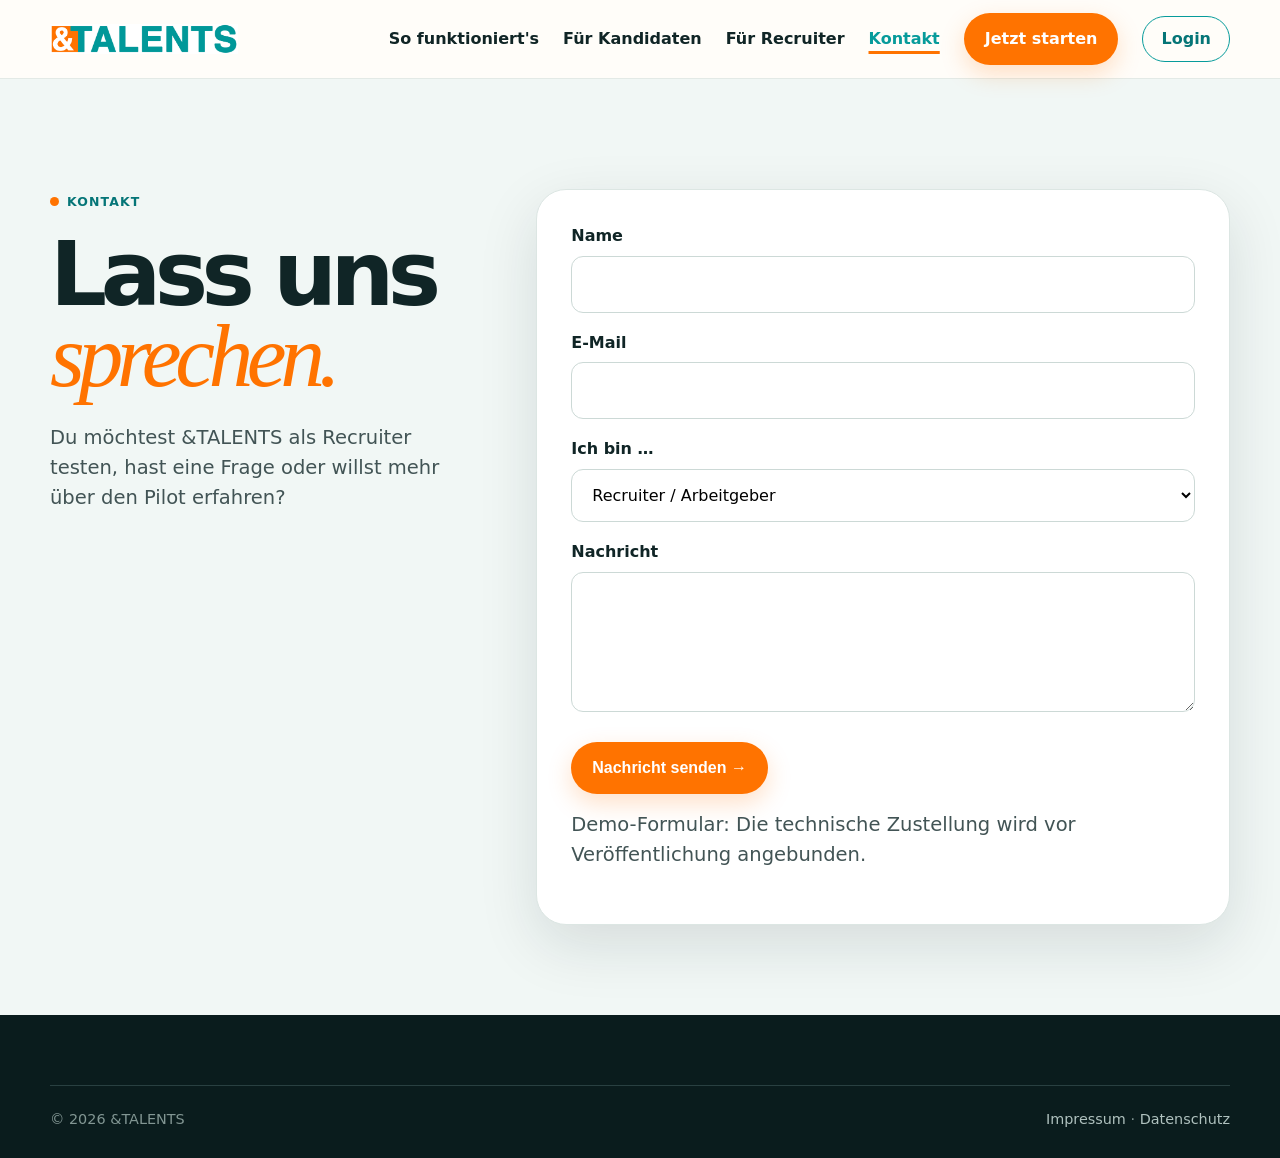
<file: kontakt.html>
<!doctype html><html lang="de"><head><meta charset="utf-8"><meta name="viewport" content="width=device-width,initial-scale=1"><title>Kontakt | &TALENTS</title><link rel="stylesheet" href="styles.css"><link rel="stylesheet" href="pricing.css"></head><body><header class="nav"><div class="wrap nav-row"><a href="index.html"><img class="logo" src="assets/andtalents-logo.jpg" alt="&TALENTS"></a><button class="nav-toggle" aria-label="Menü öffnen">☰</button><nav class="nav-links"><a href="index.html#so-gehts">So funktioniert's</a><a href="kandidaten.html">Für Kandidaten</a><a href="recruiter.html">Für Recruiter</a><a href="kontakt.html" aria-current="page">Kontakt</a><a class="btn btn-primary" href="index.html#start">Jetzt starten</a></nav></div></header><main><section class="page-hero"><div class="wrap contact-grid"><div><span class="eyebrow"><i class="dot"></i>Kontakt</span><h1>Lass uns <span class="accent">sprechen.</span></h1><p>Du möchtest &TALENTS als Recruiter testen, hast eine Frage oder willst mehr über den Pilot erfahren?</p></div><form class="form" data-demo-form><div class="field"><label for="name">Name</label><input id="name" name="name" autocomplete="name" required></div><div class="field"><label for="email">E-Mail</label><input id="email" name="email" type="email" autocomplete="email" required></div><div class="field"><label for="role">Ich bin …</label><select id="role" name="role"><option>Recruiter / Arbeitgeber</option><option>Kandidat / Kandidatin</option><option>Partner / Presse</option><option>Etwas anderes</option></select></div><div class="field"><label for="message">Nachricht</label><textarea id="message" name="message" required></textarea></div><button class="btn btn-primary" type="submit">Nachricht senden →</button><p class="form-note">Demo-Formular: Die technische Zustellung wird vor Veröffentlichung angebunden.</p></form></div></section></main><footer class="footer"><div class="wrap"><div class="footer-bottom" style="margin-top:0"><span>© 2026 &TALENTS</span><span><a href="impressum.html">Impressum</a> · <a href="datenschutz.html">Datenschutz</a></span></div></div></footer><script src="script.js"></script></body></html>
</file>
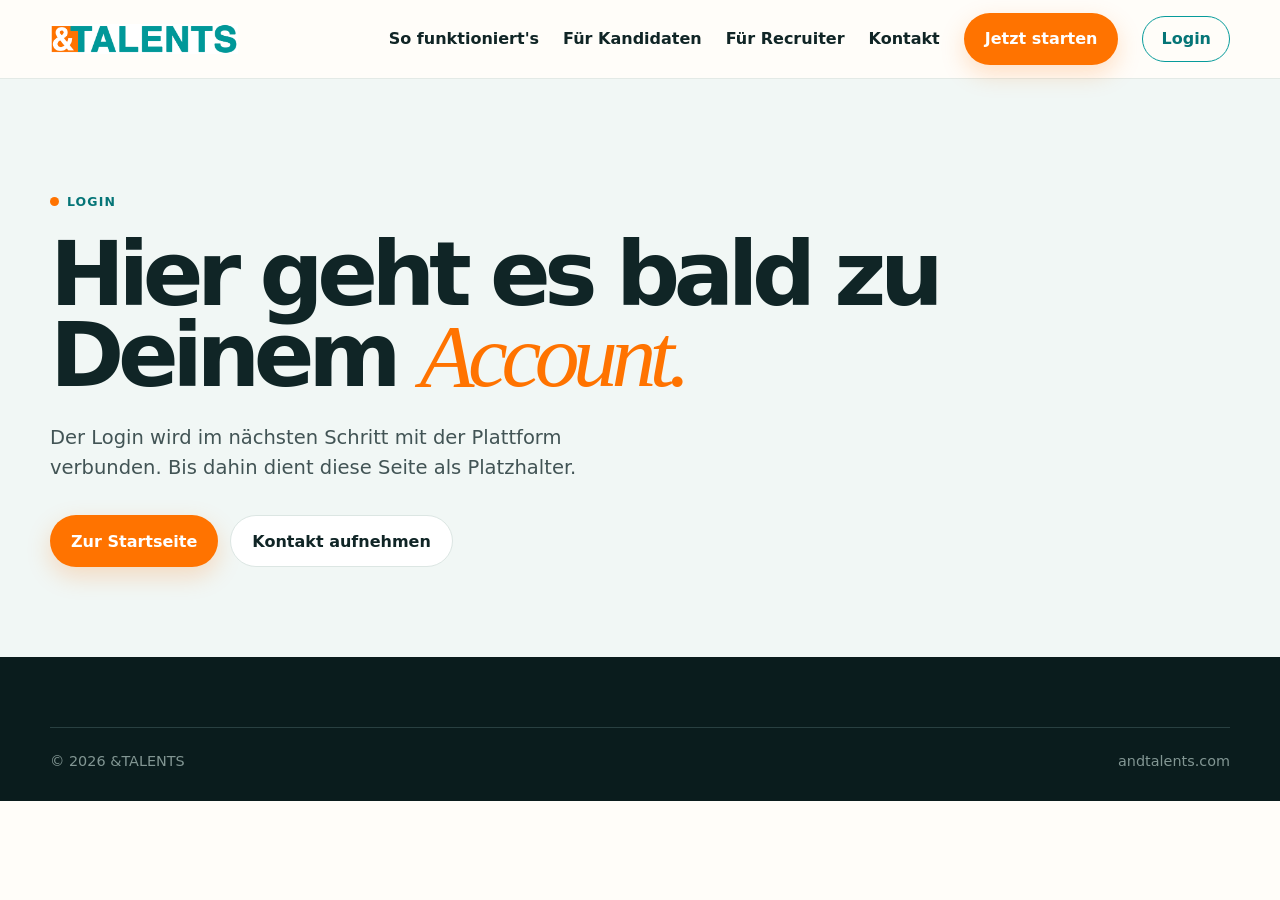
<file: login.html>
<!doctype html>
<html lang="de">
<head>
  <meta charset="utf-8">
  <meta name="viewport" content="width=device-width,initial-scale=1">
  <title>Login | &TALENTS</title>
  <link rel="stylesheet" href="styles.css">
</head>
<body>
  <header class="nav"><div class="wrap nav-row"><a href="index.html"><img class="logo" src="assets/andtalents-logo.jpg" alt="&TALENTS"></a><button class="nav-toggle" aria-label="Menü öffnen">☰</button><nav class="nav-links"><a href="index.html#so-gehts">So funktioniert's</a><a href="kandidaten.html">Für Kandidaten</a><a href="recruiter.html">Für Recruiter</a><a href="kontakt.html">Kontakt</a><a class="btn btn-primary" href="index.html#start">Jetzt starten</a></nav></div></header>
  <main><section class="page-hero"><div class="wrap"><span class="eyebrow"><i class="dot"></i>Login</span><h1>Hier geht es bald zu Deinem <span class="accent">Account.</span></h1><p>Der Login wird im nächsten Schritt mit der Plattform verbunden. Bis dahin dient diese Seite als Platzhalter.</p><div class="hero-actions"><a class="btn btn-primary" href="index.html">Zur Startseite</a><a class="btn btn-ghost" href="kontakt.html">Kontakt aufnehmen</a></div></div></section></main>
  <footer class="footer"><div class="wrap"><div class="footer-bottom" style="margin-top:0"><span>© 2026 &TALENTS</span><span>andtalents.com</span></div></div></footer>
  <script src="script.js"></script>
</body>
</html>
</file>
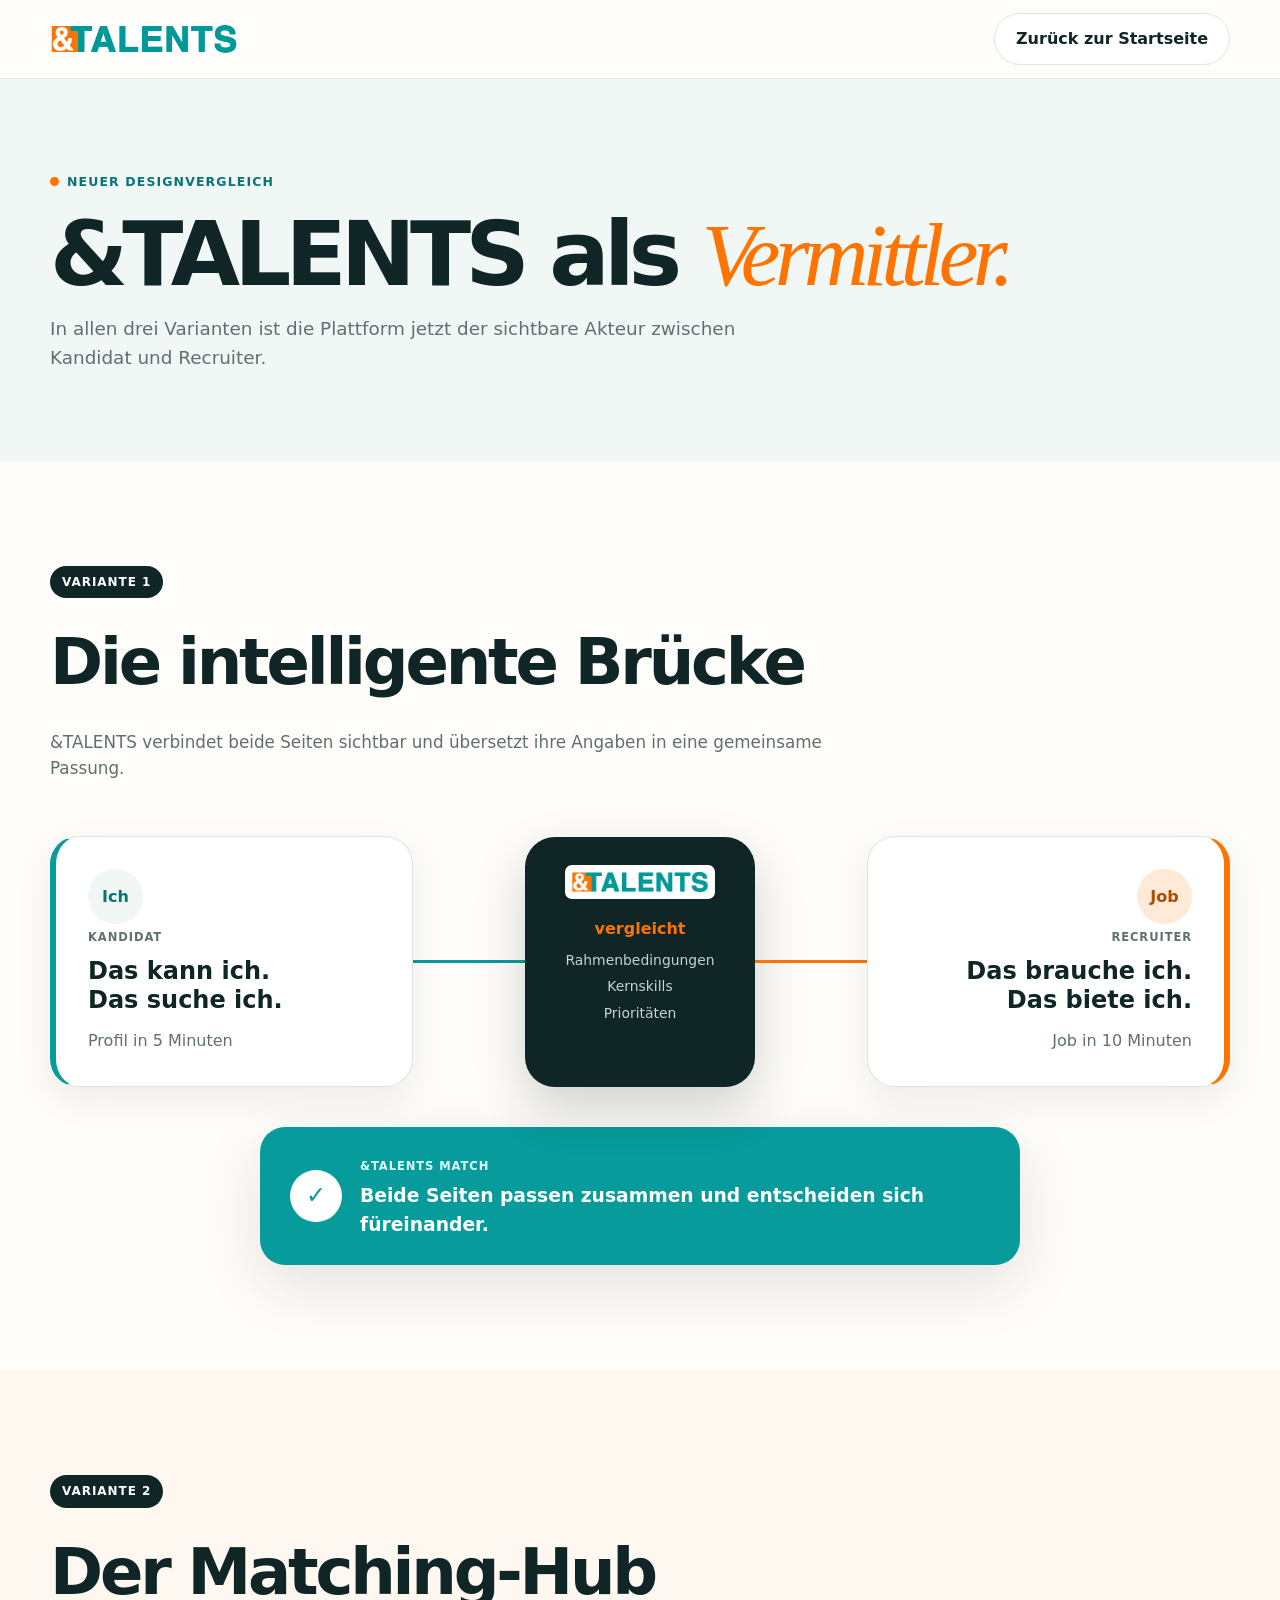
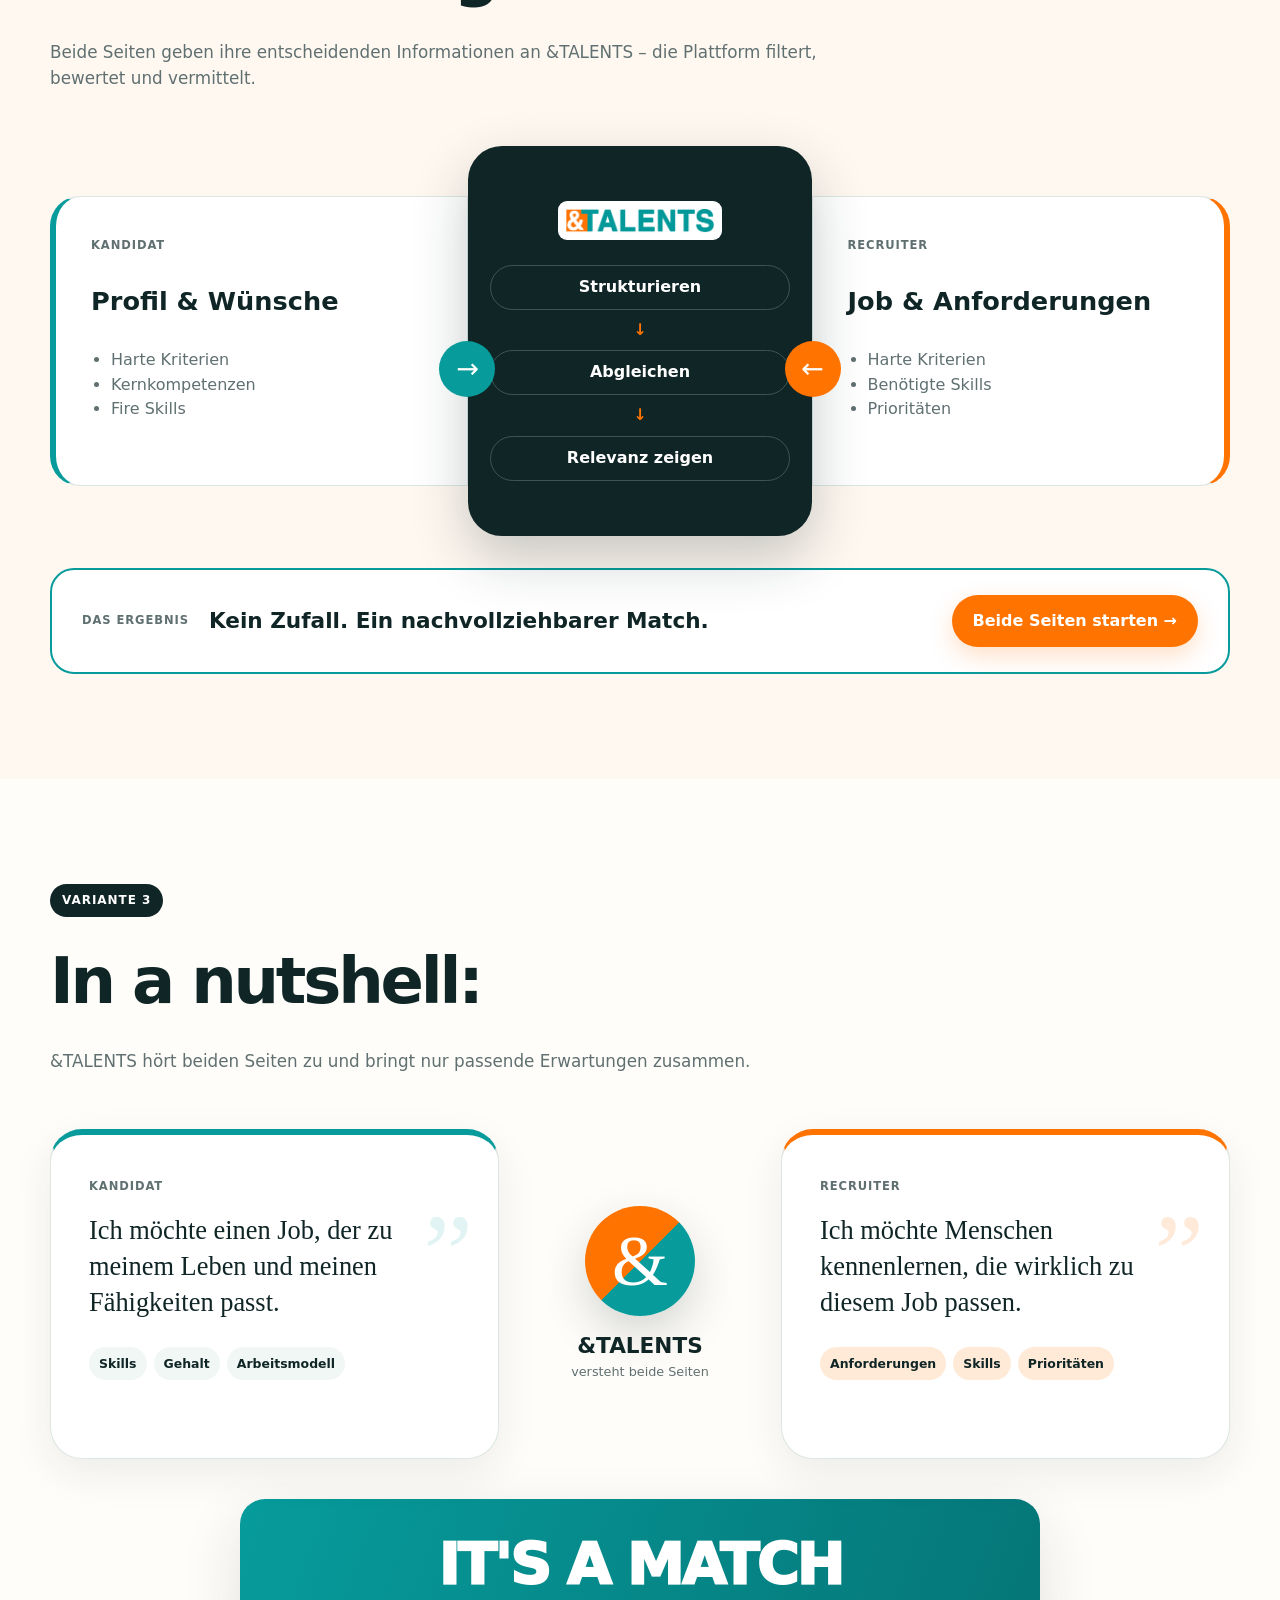
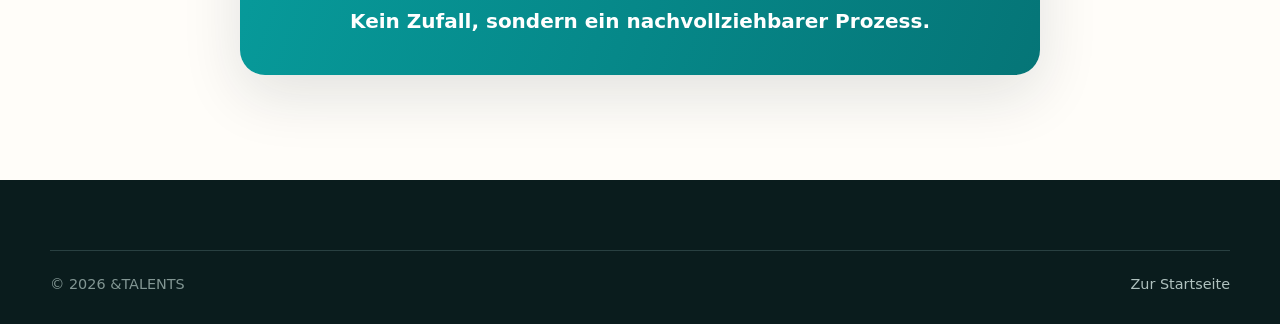
<file: match-varianten.html>
<!doctype html><html lang="de"><head><meta charset="utf-8"><meta name="viewport" content="width=device-width,initial-scale=1"><title>Neue Match-Varianten | &TALENTS</title><link rel="stylesheet" href="styles.css"><link rel="stylesheet" href="match-varianten.css"><link rel="stylesheet" href="match-final.css"></head><body>
<header class="nav"><div class="wrap nav-row"><a href="index.html"><img class="logo" src="assets/andtalents-logo.jpg" alt="&TALENTS"></a><a class="btn btn-ghost" href="index.html#so-gehts">Zurück zur Startseite</a></div></header>
<main><section class="variant-intro"><div class="wrap"><span class="eyebrow"><i class="dot"></i>Neuer Designvergleich</span><h1>&TALENTS als <span class="accent">Vermittler.</span></h1><p>In allen drei Varianten ist die Plattform jetzt der sichtbare Akteur zwischen Kandidat und Recruiter.</p></div></section>

<section class="variant-block"><div class="wrap"><div class="variant-title"><span>Variante 1</span><h2>Die intelligente Brücke</h2><p>&TALENTS verbindet beide Seiten sichtbar und übersetzt ihre Angaben in eine gemeinsame Passung.</p></div><div class="bridge"><article class="person-card candidate"><div class="round-icon">Ich</div><small>Kandidat</small><h3>Das kann ich.<br>Das suche ich.</h3><p>Profil in 5 Minuten</p></article><div class="bridge-platform"><div class="bridge-line left"></div><div class="brand-core"><img src="assets/andtalents-logo.jpg" alt="&TALENTS"><strong>vergleicht</strong><ul><li>Rahmenbedingungen</li><li>Kernskills</li><li>Prioritäten</li></ul></div><div class="bridge-line right"></div></div><article class="person-card recruiter"><div class="round-icon">Job</div><small>Recruiter</small><h3>Das brauche ich.<br>Das biete ich.</h3><p>Job in 10 Minuten</p></article></div><div class="bridge-result"><span>✓</span><div><small>&TALENTS Match</small><h3>Beide Seiten passen zusammen und entscheiden sich füreinander.</h3></div></div></div></section>

<section class="variant-block alt"><div class="wrap"><div class="variant-title"><span>Variante 2</span><h2>Der Matching-Hub</h2><p>Beide Seiten geben ihre entscheidenden Informationen an &TALENTS – die Plattform filtert, bewertet und vermittelt.</p></div><div class="hub-layout"><article class="hub-input candidate-input"><small>Kandidat</small><h3>Profil & Wünsche</h3><ul><li>Harte Kriterien</li><li>Kernkompetenzen</li><li>Fire Skills</li></ul><i>→</i></article><div class="hub"><div class="hub-logo"><img src="assets/andtalents-logo.jpg" alt="&TALENTS"></div><span>Strukturieren</span><b>↓</b><span>Abgleichen</span><b>↓</b><span>Relevanz zeigen</span></div><article class="hub-input recruiter-input"><i>←</i><small>Recruiter</small><h3>Job & Anforderungen</h3><ul><li>Harte Kriterien</li><li>Benötigte Skills</li><li>Prioritäten</li></ul></article></div><div class="hub-result"><small>Das Ergebnis</small><strong>Kein Zufall. Ein nachvollziehbarer Match.</strong><a class="btn btn-primary" href="index.html#start">Beide Seiten starten →</a></div></div></section>

<section class="variant-block"><div class="wrap"><div class="variant-title"><span>Variante 3</span><h2>In a nutshell:</h2><p>&TALENTS hört beiden Seiten zu und bringt nur passende Erwartungen zusammen.</p></div><div class="mediator"><article class="voice candidate-voice"><span class="quote">„</span><small>Kandidat</small><h3>Ich möchte einen Job, der zu meinem Leben und meinen Fähigkeiten passt.</h3><div class="voice-tags"><b>Skills</b><b>Gehalt</b><b>Arbeitsmodell</b></div></article><div class="mediator-person"><div class="mediator-mark">&</div><strong>&TALENTS</strong><span>versteht beide Seiten</span><div class="mediator-action">findet die<br>gemeinsame Passung</div></div><article class="voice recruiter-voice"><span class="quote">„</span><small>Recruiter</small><h3>Ich möchte Menschen kennenlernen, die wirklich zu diesem Job passen.</h3><div class="voice-tags"><b>Anforderungen</b><b>Skills</b><b>Prioritäten</b></div></article></div><div class="mediator-result"><span>IT'S A MATCH</span><strong>Kein Zufall, sondern ein nachvollziehbarer Prozess.</strong></div></div></section></main>
<footer class="footer"><div class="wrap"><div class="footer-bottom" style="margin-top:0"><span>© 2026 &TALENTS</span><a href="index.html#so-gehts">Zur Startseite</a></div></div></footer></body></html>
</file>
<file: styles.css>
@import url('button-fixes.css');
@import url('mediator-home.css');
@import url('page-images.css');
@import url('page-heroes.css');
:root{--teal:#079b9b;--teal-dark:#057577;--orange:#ff7300;--ink:#102526;--muted:#607071;--paper:#fffdf9;--soft:#f1f7f5;--line:#dce6e3;--radius:24px;--shadow:0 20px 60px rgba(16,37,38,.12)}
*{box-sizing:border-box}html{scroll-behavior:smooth}body{margin:0;background:var(--paper);color:var(--ink);font-family:Inter,ui-sans-serif,system-ui,-apple-system,BlinkMacSystemFont,"Segoe UI",sans-serif;line-height:1.55}a{color:inherit;text-decoration:none}img{max-width:100%;display:block}.wrap{width:min(1180px,calc(100% - 40px));margin:auto}.skip{position:absolute;left:-9999px}.skip:focus{left:16px;top:16px;z-index:99;background:#fff;padding:10px}
.nav{position:sticky;top:0;z-index:50;background:rgba(255,253,249,.88);backdrop-filter:blur(16px);border-bottom:1px solid rgba(220,230,227,.8)}.nav-row{height:78px;display:flex;align-items:center;justify-content:space-between;gap:28px}.logo{width:188px}.nav-links{display:flex;align-items:center;gap:24px;font-weight:650}.nav-links a:hover{color:var(--teal)}.nav-toggle{display:none;border:0;background:transparent;font-size:28px}.btn{display:inline-flex;align-items:center;justify-content:center;gap:8px;border:0;border-radius:999px;padding:14px 21px;font-weight:800;cursor:pointer;transition:.2s ease}.btn:hover{transform:translateY(-2px)}.btn-primary{background:var(--orange);color:#fff;box-shadow:0 9px 24px rgba(255,115,0,.22)}.btn-secondary{background:var(--teal);color:#fff}.btn-ghost{border:1px solid var(--line);background:#fff}.eyebrow{display:inline-flex;align-items:center;gap:8px;color:var(--teal-dark);font-weight:850;text-transform:uppercase;letter-spacing:.09em;font-size:.78rem}.dot{width:9px;height:9px;border-radius:50%;background:var(--orange)}
.hero{min-height:720px;display:grid;align-items:center;background:linear-gradient(90deg,rgba(255,253,249,.98) 0%,rgba(255,253,249,.95) 35%,rgba(255,253,249,.18) 68%),url('assets/hero-urban-team.png') center/cover no-repeat}.hero-copy{max-width:650px;padding:96px 0}.hero h1,.page-hero h1{font-size:clamp(3.15rem,7vw,6.65rem);line-height:.91;letter-spacing:-.072em;margin:20px 0 26px}.accent{font-family:Georgia,serif;font-style:italic;font-weight:500;color:var(--orange)}.hero p,.page-hero p{font-size:1.22rem;color:#425455;max-width:590px}.hero-actions{display:flex;gap:12px;flex-wrap:wrap;margin-top:32px}.trust{margin-top:32px;display:flex;gap:24px;flex-wrap:wrap;font-weight:700;font-size:.92rem}.trust span:before{content:'✓';color:var(--teal);margin-right:7px}
.section{padding:112px 0}.section-soft{background:var(--soft)}.section-dark{background:var(--ink);color:#fff}.section-head{max-width:760px;margin-bottom:48px}.section h2{font-size:clamp(2.25rem,5vw,4.6rem);line-height:1;letter-spacing:-.052em;margin:14px 0 18px}.section-head p{color:var(--muted);font-size:1.08rem}.section-dark .section-head p{color:#b8c8c5}.switch-grid{display:grid;grid-template-columns:1fr 1fr;gap:22px}.choice{position:relative;min-height:420px;border-radius:32px;padding:42px;overflow:hidden;display:flex;flex-direction:column;justify-content:space-between;transition:.25s ease}.choice:hover{transform:translateY(-6px);box-shadow:var(--shadow)}.choice-candidate{background:var(--teal);color:#fff}.choice-recruiter{background:#ffead7}.choice h3{font-size:2.4rem;letter-spacing:-.04em;margin:12px 0}.choice p{max-width:430px}.choice-num{font-family:Georgia,serif;font-size:6rem;line-height:1;color:rgba(255,255,255,.22);position:absolute;right:28px;top:18px}.choice-recruiter .choice-num{color:rgba(255,115,0,.18)}
.steps{display:grid;grid-template-columns:repeat(3,1fr);gap:18px}.step{background:#fff;border:1px solid var(--line);padding:30px;border-radius:var(--radius)}.step b{display:grid;place-items:center;width:42px;height:42px;border-radius:50%;background:var(--orange);color:#fff;margin-bottom:40px}.step h3{font-size:1.3rem}.step p{color:var(--muted)}.product-showcase{display:grid;grid-template-columns:.9fr 1.1fr;gap:70px;align-items:center}.phones{display:flex;align-items:center;justify-content:center;gap:18px}.phone{width:42%;border-radius:26px;box-shadow:var(--shadow);border:6px solid #142829}.phone:nth-child(2){transform:translateY(52px)}.feature-list{display:grid;gap:20px;margin-top:34px}.feature{display:grid;grid-template-columns:44px 1fr;gap:15px}.feature-icon{width:42px;height:42px;display:grid;place-items:center;border-radius:13px;background:#d9f2ed;color:var(--teal-dark);font-weight:900}.feature h3,.feature p{margin:0}.feature p{color:var(--muted);margin-top:4px}.quote-band{padding:56px;border-radius:32px;background:var(--orange);color:#fff;display:flex;align-items:center;justify-content:space-between;gap:30px}.quote-band h2{font-size:clamp(2rem,4vw,4rem);max-width:730px;margin:0}.quote-band .btn{flex:none}
.page-hero{padding:110px 0 90px;background:var(--soft)}.page-hero h1{max-width:900px}.two-col{display:grid;grid-template-columns:1fr 1fr;gap:70px;align-items:center}.card-grid{display:grid;grid-template-columns:repeat(3,1fr);gap:18px}.card{border:1px solid var(--line);background:#fff;padding:28px;border-radius:var(--radius)}.card h3{font-size:1.25rem}.card p{color:var(--muted)}.big-number{font-family:Georgia,serif;font-size:3.8rem;color:var(--orange);line-height:1}.contact-grid{display:grid;grid-template-columns:.75fr 1.25fr;gap:70px}.form{background:#fff;border:1px solid var(--line);border-radius:30px;padding:34px;box-shadow:var(--shadow)}label{display:block;font-weight:750;margin-bottom:7px}.field{margin-bottom:18px}input,textarea,select{width:100%;padding:15px 16px;border:1px solid #ccd9d6;border-radius:12px;background:#fff;font:inherit}textarea{min-height:140px;resize:vertical}.form-note{font-size:.84rem;color:var(--muted)}.legal{max-width:780px}.legal h2{font-size:1.6rem;letter-spacing:-.02em}.legal p{color:var(--muted)}
.footer{background:#0a1c1d;color:#fff;padding:70px 0 28px}.footer-grid{display:grid;grid-template-columns:2fr 1fr 1fr;gap:60px}.footer .logo{filter:brightness(0) invert(1)}.footer p,.footer a{color:#afc1be}.footer a:hover{color:#fff}.footer-links{display:grid;gap:10px}.footer-bottom{border-top:1px solid #294041;margin-top:52px;padding-top:22px;color:#829693;font-size:.9rem;display:flex;justify-content:space-between}
.reveal{opacity:0;transform:translateY(18px);transition:.65s ease}.reveal.visible{opacity:1;transform:none}
@media(max-width:850px){.nav-links{display:none;position:absolute;top:78px;left:0;right:0;padding:24px;background:var(--paper);flex-direction:column;align-items:flex-start;border-bottom:1px solid var(--line)}.nav-links.open{display:flex}.nav-toggle{display:block}.nav-links .btn{width:100%}.hero{min-height:760px;background:linear-gradient(180deg,rgba(255,253,249,.98) 0%,rgba(255,253,249,.9) 53%,rgba(255,253,249,.25) 100%),url('assets/hero-urban-team.png') 67% center/cover}.hero-copy{padding:76px 0 280px}.switch-grid,.steps,.product-showcase,.two-col,.card-grid,.contact-grid,.footer-grid{grid-template-columns:1fr}.choice{min-height:350px}.phones{order:2}.phone{width:43%}.quote-band{padding:34px;align-items:flex-start;flex-direction:column}.section{padding:80px 0}.footer-grid{gap:32px}}@media(max-width:520px){.wrap{width:min(100% - 26px,1180px)}.logo{width:160px}.hero h1,.page-hero h1{font-size:3.15rem}.hero-actions .btn{width:100%}.choice{padding:28px}.phones{gap:8px}.phone{border-width:3px;border-radius:18px}.footer-bottom{flex-direction:column;gap:8px}}
</file>
<file: berufsgruppen.css>
.profession-hero{min-height:690px;display:grid;align-items:center;background-image:linear-gradient(90deg,rgba(255,253,249,.99) 0%,rgba(255,253,249,.94) 38%,rgba(255,253,249,.12) 70%),var(--profession-image);background-position:center;background-size:cover}.profession-hero .hero-copy{max-width:670px}.profession-hero h1{font-size:clamp(3rem,6.5vw,6.25rem);line-height:.92;letter-spacing:-.065em;margin:20px 0 24px}.profession-hero p{font-size:1.2rem;color:#425455;max-width:610px}.profession-proof{display:flex;gap:18px;flex-wrap:wrap;margin-top:24px;font-size:.9rem;font-weight:800}.profession-proof span:before{content:'✓';color:var(--teal);margin-right:7px}.profession-grid{display:grid;grid-template-columns:repeat(3,1fr);gap:18px}.profession-card{position:relative;min-height:430px;border-radius:28px;overflow:hidden;color:#fff;display:flex;align-items:flex-end;background-position:center;background-size:cover;box-shadow:var(--shadow);transition:.25s}.profession-card:hover{transform:translateY(-6px)}.profession-card:after{content:'';position:absolute;inset:0;background:linear-gradient(180deg,transparent 20%,rgba(8,29,30,.92) 100%)}.profession-card-content{position:relative;z-index:1;padding:30px}.profession-card h2{font-size:2rem;letter-spacing:-.04em;margin:8px 0}.profession-card p{color:#dce8e5;margin:0 0 20px}.profession-card .eyebrow{color:#bce8e1}.profession-intro{display:grid;grid-template-columns:.9fr 1.1fr;gap:70px;align-items:start}.profession-quote{background:var(--teal);color:#fff;padding:42px;border-radius:28px;font-size:1.5rem;font-weight:750;line-height:1.35}.profession-quote small{display:block;text-transform:uppercase;letter-spacing:.1em;font-size:.72rem;margin-bottom:18px;color:#ccebea}.criteria{display:flex;gap:10px;flex-wrap:wrap;margin-top:24px}.criteria span{padding:10px 14px;border-radius:999px;background:#dff1ed;color:var(--teal-dark);font-weight:800;font-size:.9rem}.mini-step{padding:30px;border-top:3px solid var(--orange);background:#fff;border-radius:0 0 22px 22px}.mini-step b{color:var(--orange);font-family:Georgia,serif;font-size:2.8rem}.mini-step h3{margin:10px 0 8px}.mini-step p{color:var(--muted);margin:0}.crosslinks{display:flex;gap:10px;flex-wrap:wrap}.crosslinks a{border:1px solid var(--line);border-radius:999px;padding:9px 13px;font-weight:750}.crosslinks a:hover{background:var(--soft);color:var(--teal-dark)}
@media(max-width:850px){.profession-hero{min-height:760px;background-image:linear-gradient(180deg,rgba(255,253,249,.99) 0%,rgba(255,253,249,.91) 51%,rgba(255,253,249,.12) 100%),var(--profession-image);background-position:65% center}.profession-hero .hero-copy{padding:70px 0 300px}.profession-grid,.profession-intro{grid-template-columns:1fr}.profession-card{min-height:390px}}
@media(max-width:520px){.profession-hero h1{font-size:3.05rem}.profession-proof{display:grid;gap:8px}.profession-card{min-height:360px}}
.profession-hero{position:relative}.image-label{position:absolute;z-index:4;right:22px;bottom:22px;display:inline-flex;align-items:center;gap:8px;padding:9px 13px;border-radius:999px;background:rgba(10,28,29,.88);color:#fff;font-size:.74rem;font-weight:850;letter-spacing:.045em;box-shadow:0 8px 24px rgba(10,28,29,.2);backdrop-filter:blur(8px)}.image-label:before{content:'';width:7px;height:7px;border-radius:50%;background:var(--orange)}.profession-card .image-label{right:16px;top:16px;bottom:auto;font-size:.68rem}@media(max-width:520px){.profession-hero>.image-label{right:13px;bottom:13px;font-size:.65rem}}
@media(max-width:850px){.profession-hero{display:block;min-height:0;background:var(--paper);overflow:hidden}.profession-hero:after{content:'';position:absolute;z-index:0;left:0;right:0;bottom:0;height:360px;background-image:var(--profession-image);background-position:center;background-size:cover}.profession-hero .wrap{position:relative;z-index:1}.profession-hero .hero-copy{max-width:none;padding:68px 0 410px}.profession-hero>.image-label{z-index:2;bottom:18px}.profession-hero h1{max-width:680px}.profession-hero p{max-width:640px}}@media(max-width:520px){.profession-hero:after{height:300px}.profession-hero .hero-copy{padding:54px 0 348px}.profession-hero>.image-label{bottom:12px}}
</file>
<file: pricing.css>
.nav-links a[aria-current="page"]{color:var(--teal);text-decoration:underline;text-decoration-color:var(--orange);text-decoration-thickness:3px;text-underline-offset:7px}.time-badge{display:flex;align-items:center;gap:14px;width:max-content;max-width:100%;margin-top:28px;padding:11px 18px 11px 12px;border:1px solid #cbded9;border-radius:999px;background:rgba(255,255,255,.8)}.time-badge strong{padding:7px 13px;border-radius:999px;background:var(--teal);color:#fff;font-size:1.05rem}.time-badge span{font-weight:750}.comparison-section{background:#fff8f1}.comparison-grid{display:grid;grid-template-columns:1fr auto 1fr;gap:20px;align-items:stretch}.compare-card{padding:36px;border-radius:28px;border:1px solid var(--line);background:#fff}.compare-card.traditional{color:#566566;background:#f1f3f2}.compare-card.talents{border:2px solid var(--teal);box-shadow:var(--shadow)}.compare-label{display:inline-block;padding:7px 12px;border-radius:999px;background:#dfe4e2;font-size:.78rem;font-weight:850;text-transform:uppercase;letter-spacing:.06em}.talents .compare-label{background:#d9f2ed;color:var(--teal-dark)}.compare-card h3{font-size:1.65rem;line-height:1.15;letter-spacing:-.03em}.compare-card ul{padding:0;list-style:none;display:grid;gap:13px}.compare-card li{padding-left:28px;position:relative}.traditional li:before{content:'×';position:absolute;left:2px;color:#899593;font-weight:900}.talents li:before{content:'✓';position:absolute;left:2px;color:var(--teal);font-weight:900}.versus{align-self:center;display:grid;place-items:center;width:54px;height:54px;border-radius:50%;background:var(--orange);color:#fff;font-family:Georgia,serif;font-style:italic;font-weight:800;z-index:1}.price-panel{display:grid;grid-template-columns:1.35fr .65fr;gap:50px;align-items:center;padding:48px;border:1px solid var(--line);border-radius:32px;background:#fff;box-shadow:var(--shadow)}.price-panel-simple{align-items:start}.price-panel h2{margin-top:14px}.price-panel p{color:var(--muted);max-width:680px}.price-details{padding:0;list-style:none;display:grid;gap:10px;margin:26px 0 0}.price-details li:before{content:'✓';color:var(--teal);font-weight:900;margin-right:10px}.price-note{border-left:3px solid var(--orange);padding:8px 0 8px 28px;align-self:center}.price-note span{display:block;font-size:1.15rem;font-weight:900;letter-spacing:-.02em;color:var(--ink);margin-bottom:10px}.price-note p{font-size:.98rem;margin:0 0 22px;max-width:320px}.price-note .btn{width:max-content;max-width:100%}.price-amount{min-height:230px;border-radius:24px;background:var(--teal);color:#fff;display:flex;flex-direction:column;align-items:center;justify-content:center;text-align:center;padding:28px}.price-amount strong{font-size:clamp(4rem,8vw,7rem);line-height:.9;letter-spacing:-.07em}.price-amount span{margin-top:18px;font-weight:700}@media(max-width:850px){.price-panel{grid-template-columns:1fr;padding:30px}.price-note{border-left:0;border-top:3px solid var(--orange);padding:26px 0 0}.comparison-grid{grid-template-columns:1fr}.versus{margin:-4px auto}.time-badge{align-items:flex-start;flex-direction:column;border-radius:20px}}
</file>
<file: match-varianten.css>
.variant-intro{padding:90px 0 70px;background:var(--soft)}.variant-intro h1{font-size:clamp(3rem,7vw,6.2rem);line-height:.94;letter-spacing:-.065em;margin:18px 0}.variant-intro p{max-width:720px;font-size:1.15rem;color:var(--muted)}.variant-block{padding:105px 0}.variant-block.alt{background:#fff8f1}.variant-title{max-width:790px;margin-bottom:55px}.variant-title>span{display:inline-block;padding:7px 12px;border-radius:999px;background:var(--ink);color:#fff;font-weight:850;font-size:.75rem;text-transform:uppercase;letter-spacing:.08em}.variant-title h2{font-size:clamp(2.3rem,5vw,4.4rem);margin:15px 0 12px;letter-spacing:-.05em}.variant-title p{color:var(--muted);font-size:1.05rem}
.bridge{display:grid;grid-template-columns:1fr 1.25fr 1fr;align-items:center}.person-card{padding:32px;border-radius:28px;background:#fff;border:1px solid var(--line);box-shadow:0 12px 35px rgba(16,37,38,.08);position:relative;z-index:2}.person-card.candidate{border-left:6px solid var(--teal)}.person-card.recruiter{border-right:6px solid var(--orange);text-align:right}.round-icon{width:55px;height:55px;display:grid;place-items:center;border-radius:50%;background:var(--soft);color:var(--teal-dark);font-weight:900}.recruiter .round-icon{margin-left:auto;background:#ffead7;color:#af4c00}.person-card small,.bridge-result small,.hub-input small,.hub-result small,.voice small{text-transform:uppercase;letter-spacing:.08em;font-size:.72rem;font-weight:850;color:var(--muted)}.person-card h3{font-size:1.5rem;line-height:1.2;margin:8px 0}.person-card p{color:var(--muted);margin:14px 0 0}.bridge-platform{display:flex;align-items:center;position:relative}.bridge-line{height:3px;background:var(--teal);flex:1}.bridge-line.right{background:var(--orange)}.brand-core{flex:0 0 230px;min-height:250px;border-radius:30px;background:var(--ink);color:#fff;padding:28px;display:flex;flex-direction:column;align-items:center;text-align:center;box-shadow:0 20px 50px rgba(16,37,38,.2)}.brand-core img{width:150px;padding:6px;background:#fff;border-radius:7px}.brand-core strong{color:var(--orange);margin:18px 0 8px}.brand-core ul{padding:0;list-style:none;margin:0;display:grid;gap:5px;color:#c5d3d1;font-size:.87rem}.bridge-result{width:min(760px,100%);margin:40px auto 0;padding:26px 30px;border-radius:25px;background:var(--teal);color:#fff;display:flex;align-items:center;gap:18px;box-shadow:var(--shadow)}.bridge-result>span{flex:0 0 52px;height:52px;display:grid;place-items:center;border-radius:50%;background:#fff;color:var(--teal);font-weight:900;font-size:1.5rem}.bridge-result small{color:#dcffff}.bridge-result h3{margin:4px 0 0}
.hub-layout{display:grid;grid-template-columns:1fr .82fr 1fr;align-items:center;gap:0}.hub-input{min-height:290px;padding:35px;background:#fff;border:1px solid var(--line);position:relative}.candidate-input{border-radius:30px 0 0 30px;border-left:6px solid var(--teal)}.recruiter-input{border-radius:0 30px 30px 0;border-right:6px solid var(--orange)}.hub-input h3{font-size:1.6rem}.hub-input ul{padding-left:20px;color:var(--muted)}.hub-input>i{position:absolute;right:-28px;top:50%;width:56px;height:56px;display:grid;place-items:center;border-radius:50%;background:var(--teal);color:#fff;font-style:normal;font-size:1.7rem;z-index:3}.recruiter-input>i{right:auto;left:-28px;background:var(--orange)}.hub{position:relative;z-index:2;min-height:390px;padding:30px 22px;border-radius:34px;background:var(--ink);color:#fff;display:flex;flex-direction:column;align-items:center;justify-content:center;gap:8px;box-shadow:0 22px 55px rgba(16,37,38,.24)}.hub-logo{background:#fff;border-radius:9px;padding:7px;margin-bottom:17px}.hub-logo img{width:150px}.hub span{width:100%;padding:9px 12px;border:1px solid #3b5556;border-radius:999px;text-align:center;font-weight:750}.hub b{color:var(--orange)}.hub-result{margin-top:32px;padding:25px 30px;border:2px solid var(--teal);border-radius:24px;background:#fff;display:flex;align-items:center;gap:20px}.hub-result strong{font-size:1.35rem;flex:1}.hub-result .btn{flex:none}
.mediator{display:grid;grid-template-columns:1fr 230px 1fr;gap:26px;align-items:center}.voice{min-height:330px;padding:38px;border-radius:32px;position:relative;background:#fff;border:1px solid var(--line);box-shadow:0 14px 40px rgba(16,37,38,.08)}.candidate-voice{border-top:6px solid var(--teal)}.recruiter-voice{border-top:6px solid var(--orange)}.quote{position:absolute;right:25px;top:0;font-family:Georgia,serif;font-size:7rem;line-height:1;color:rgba(7,155,155,.12)}.recruiter-voice .quote{color:rgba(255,115,0,.15)}.voice h3{font-family:Georgia,serif;font-size:1.65rem;line-height:1.35;font-weight:500;margin-top:16px}.voice-tags{display:flex;flex-wrap:wrap;gap:7px;margin-top:24px}.voice-tags b{padding:7px 10px;border-radius:999px;background:var(--soft);font-size:.78rem}.recruiter-voice .voice-tags b{background:#ffead7}.mediator-person{text-align:center;display:flex;flex-direction:column;align-items:center}.mediator-mark{width:110px;height:110px;display:grid;place-items:center;border-radius:50%;background:linear-gradient(135deg,var(--orange) 0 50%,var(--teal) 50%);color:#fff;font-family:Georgia,serif;font-size:4.5rem;box-shadow:0 18px 45px rgba(16,37,38,.18)}.mediator-person>strong{font-size:1.35rem;margin-top:13px}.mediator-person>span{font-size:.8rem;color:var(--muted)}.mediator-action{margin-top:20px;padding:14px;border-radius:16px;background:var(--ink);color:#fff;font-weight:750;font-size:.86rem}.mediator-result{width:min(800px,100%);margin:40px auto 0;padding:28px;text-align:center;border-radius:25px;background:linear-gradient(110deg,var(--teal),var(--teal-dark));color:#fff;display:flex;flex-direction:column;gap:5px;box-shadow:var(--shadow)}.mediator-result span{font-size:.75rem;letter-spacing:.16em;font-weight:900;color:#c9ffff}.mediator-result strong{font-size:1.25rem}
@media(max-width:900px){.bridge,.hub-layout,.mediator{grid-template-columns:1fr}.bridge{gap:18px}.bridge-platform{justify-content:center}.bridge-line{display:none}.brand-core{flex-basis:min(100%,300px)}.person-card.recruiter{text-align:left}.recruiter .round-icon{margin-left:0}.candidate-input,.recruiter-input{border-radius:28px}.hub-input>i{right:calc(50% - 28px);top:auto;bottom:-28px;transform:rotate(90deg)}.recruiter-input>i{display:none}.hub{width:min(100%,420px);margin:auto}.hub-result{flex-direction:column;text-align:center}.mediator-person{padding:12px 0}.mediator-action{display:none}}@media(max-width:520px){.variant-block{padding:72px 0}.bridge-result{align-items:flex-start}.hub-result .btn{width:100%}}
</file>
<file: match-final.css>
.mediator-action {
  display: none !important;
}

.mediator-result {
  padding: 38px 30px;
  gap: 12px;
}

.mediator-result span {
  color: #fff;
  font-size: clamp(2rem, 4.5vw, 3.6rem);
  font-weight: 950;
  line-height: 1;
  letter-spacing: -.04em;
}

.mediator-result strong {
  font-size: 1.25rem;
}
</file>
